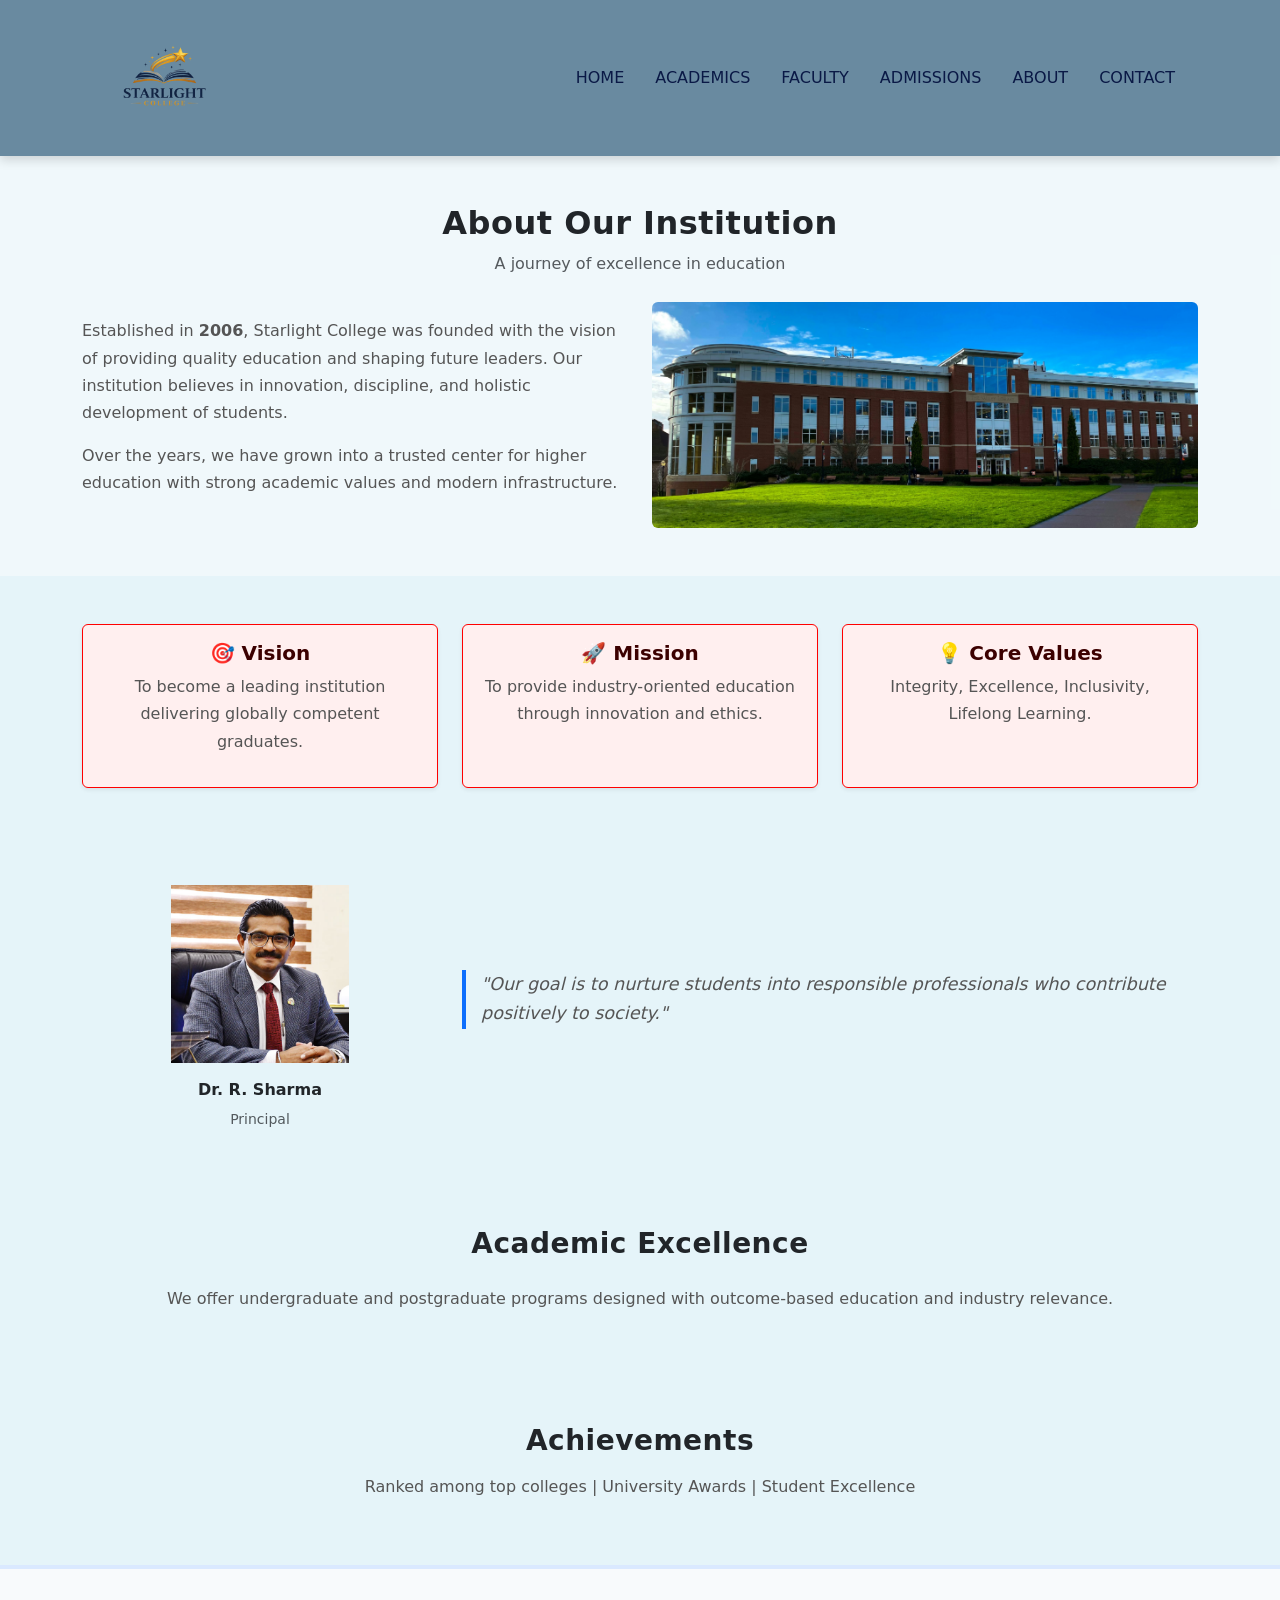
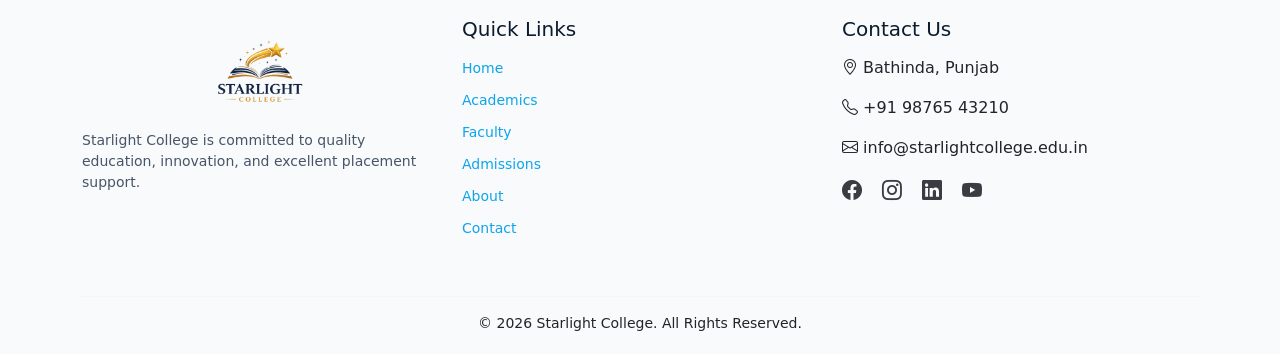
<file: about.html>
<!DOCTYPE html>
<html lang="en">

<head>
    <meta charset="UTF-8">
    <meta name="viewport" content="width=device-width, initial-scale=1.0">
    <!--Bootstrap CSS -->
    <link href="https://cdn.jsdelivr.net/npm/bootstrap@5.1.3/dist/css/bootstrap.min.css" rel="stylesheet"
        integrity="sha384-1BmE4kWBq78iYhFldvKuhfTAU6auU8tT94WrHftjDbrCEXSU1oBoqyl2QvZ6jIW3" crossorigin="anonymous">
    <link href="https://cdn.jsdelivr.net/npm/bootstrap-icons/font/bootstrap-icons.css" rel="stylesheet">
    <link rel="stylesheet" href="css/style.css">
    <title>About</title>
</head>

<body>

    <!--Header section-->
    <div class="header">
        <div class="container">
            <div class="row">
                <div class="col">
                    <nav class="navbar navbar-expand-md navbar-light custom-navbar">
                        <a href="index.html" class="navbar-brand">
                            <img src="images/college_logo.png" alt="College Logo">
                        </a>
                        <button class="navbar-toggler" data-bs-toggle="collapse" data-bs-target="#mynav">
                            <span class="navbar-toggler-icon"></span>
                        </button>
                        <div class="collapse navbar-collapse" id="mynav">
                            <ul class="navbar-nav">
                                <li class="nav-item"><a href="index.html" class="nav-link">HOME</a></li>
                                <li class="nav-item"><a href="academics.html" class="nav-link">ACADEMICS</a></li>
                                <li class="nav-item"><a href="faculty.html" class="nav-link">FACULTY</a></li>
                                <li class="nav-item"><a href="admissions.html" class="nav-link">ADMISSIONS</a></li>
                                <li class="nav-item"><a href="about.html" class="nav-link">ABOUT</a></li>
                                <li class="nav-item"><a href="contact.html" class="nav-link">CONTACT</a></li>
                            </ul>
                        </div>
                    </nav>
                </div>
            </div>
        </div>
    </div>

    <!-- about the institution -->
     <section class="py-5 about">
  <div class="container">
    <div class="text-center mb-4">
      <h2 class="fw-bold">About Our Institution</h2>
      <p class="text-muted">A journey of excellence in education</p>
    </div>

    <div class="row align-items-center">
      <div class="col-md-6">
        <p>
          Established in <strong>2006</strong>, Starlight College was founded with the
          vision of providing quality education and shaping future leaders.
          Our institution believes in innovation, discipline, and holistic
          development of students.
        </p>
        <p>
          Over the years, we have grown into a trusted center for higher
          education with strong academic values and modern infrastructure.
        </p>
      </div>
      <div class="col-md-6 text-center">
        <img src="images/campus.png" class="img-fluid rounded" alt="Campus">
      </div>
    </div>
  </div>
</section>

<!-- vision, mission and values -->
 <section class="py-5 vision">
  <div class="container">
    <div class="row text-center g-4">
      <div class="col-md-4">
        <div class="card h-100 shadow-sm">
          <div class="card-body">
            <h5 class="fw-bold">🎯 Vision</h5>
            <p>To become a leading institution delivering globally competent graduates.</p>
          </div>
        </div>
      </div>

      <div class="col-md-4">
        <div class="card h-100 shadow-sm">
          <div class="card-body">
            <h5 class="fw-bold">🚀 Mission</h5>
            <p>To provide industry-oriented education through innovation and ethics.</p>
          </div>
        </div>
      </div>

      <div class="col-md-4">
        <div class="card h-100 shadow-sm">
          <div class="card-body">
            <h5 class="fw-bold">💡 Core Values</h5>
            <p>Integrity, Excellence, Inclusivity, Lifelong Learning.</p>
          </div>
        </div>
      </div>
    </div>
  </div>
</section>

<!-- leadership & government -->
 <section class="py-5 leadership">
  <div class="container">
    <div class="row align-items-center">
      <div class="col-md-4 text-center">
        <img src="images/principal.png" class="img-fluid mb-3" width="180">
        <h6 class="fw-bold">Dr. R. Sharma</h6>
        <small class="text-muted">Principal</small>
      </div>

      <div class="col-md-8">
        <blockquote class="blockquote">
          <p>
            "Our goal is to nurture students into responsible professionals
            who contribute positively to society."
          </p>
        </blockquote>
      </div>
    </div>
  </div>
</section>

<!-- academic excellence -->
 <section class="py-5 academic-excellence">
  <div class="container">
    <h3 class="fw-bold text-center mb-4">Academic Excellence</h3>
    <p class="text-center">
      We offer undergraduate and postgraduate programs designed with
      outcome-based education and industry relevance.
    </p>
  </div>
</section>

<!-- achievments -->
<section class="py-5 achievments">
  <div class="container text-center">
    <h3 class="fw-bold mb-3">Achievements</h3>
    <p>Ranked among top colleges | University Awards | Student Excellence</p>
  </div>
</section>

    <!--footer section-->
<footer class="footer-dark pt-5">
  <div class="container">
    <div class="row">
      <div class="col-md-4 mb-4">
        <img class="footer-logo" src="images/college_logo.png" alt="college_logo">
        <p class="footer-text">
          Starlight College is committed to quality education, innovation,
          and excellent placement support.
        </p>
      </div>
      <div class="col-md-4 mb-4">
        <h5 class="footer-title">Quick Links</h5>
        <ul class="list-unstyled footer-links">
          <li><a href="index.html">Home</a></li>
          <li><a href="academics.html">Academics</a></li>
          <li><a href="faculty.html">Faculty</a></li>
          <li><a href="admissions.html">Admissions</a></li>
          <li><a href="about.html">About</a></li>
          <li><a href="contact.html">Contact</a></li>
        </ul>
      </div>
      <div class="col-md-4 mb-4">
        <h5 class="footer-title">Contact Us</h5>
        <p><i class="bi bi-geo-alt"></i> Bathinda, Punjab</p>
        <p><i class="bi bi-telephone"></i> +91 98765 43210</p>
        <p><i class="bi bi-envelope"></i> info@starlightcollege.edu.in</p>
        <div class="social-icons mt-3">
          <a href="#"><i class="bi bi-facebook"></i></a>
          <a href="#"><i class="bi bi-instagram"></i></a>
          <a href="#"><i class="bi bi-linkedin"></i></a>
          <a href="#"><i class="bi bi-youtube"></i></a>
        </div>
      </div>
    </div>
    <hr class="footer-line">
    <div class="text-center footer-bottom">
      © 2026 Starlight College. All Rights Reserved.
    </div>
  </div>
</footer>
    <script src="script.js"></script>
    <!--Bootstrap Javascript-->
    <script src="https://cdn.jsdelivr.net/npm/bootstrap@5.1.3/dist/js/bootstrap.bundle.min.js"
        integrity="sha384-ka7Sk0Gln4gmtz2MlQnikT1wXgYsOg+OMhuP+IlRH9sENBO0LRn5q+8nbTov4+1p"
        crossorigin="anonymous"></script>
</body>

</html>
</file>
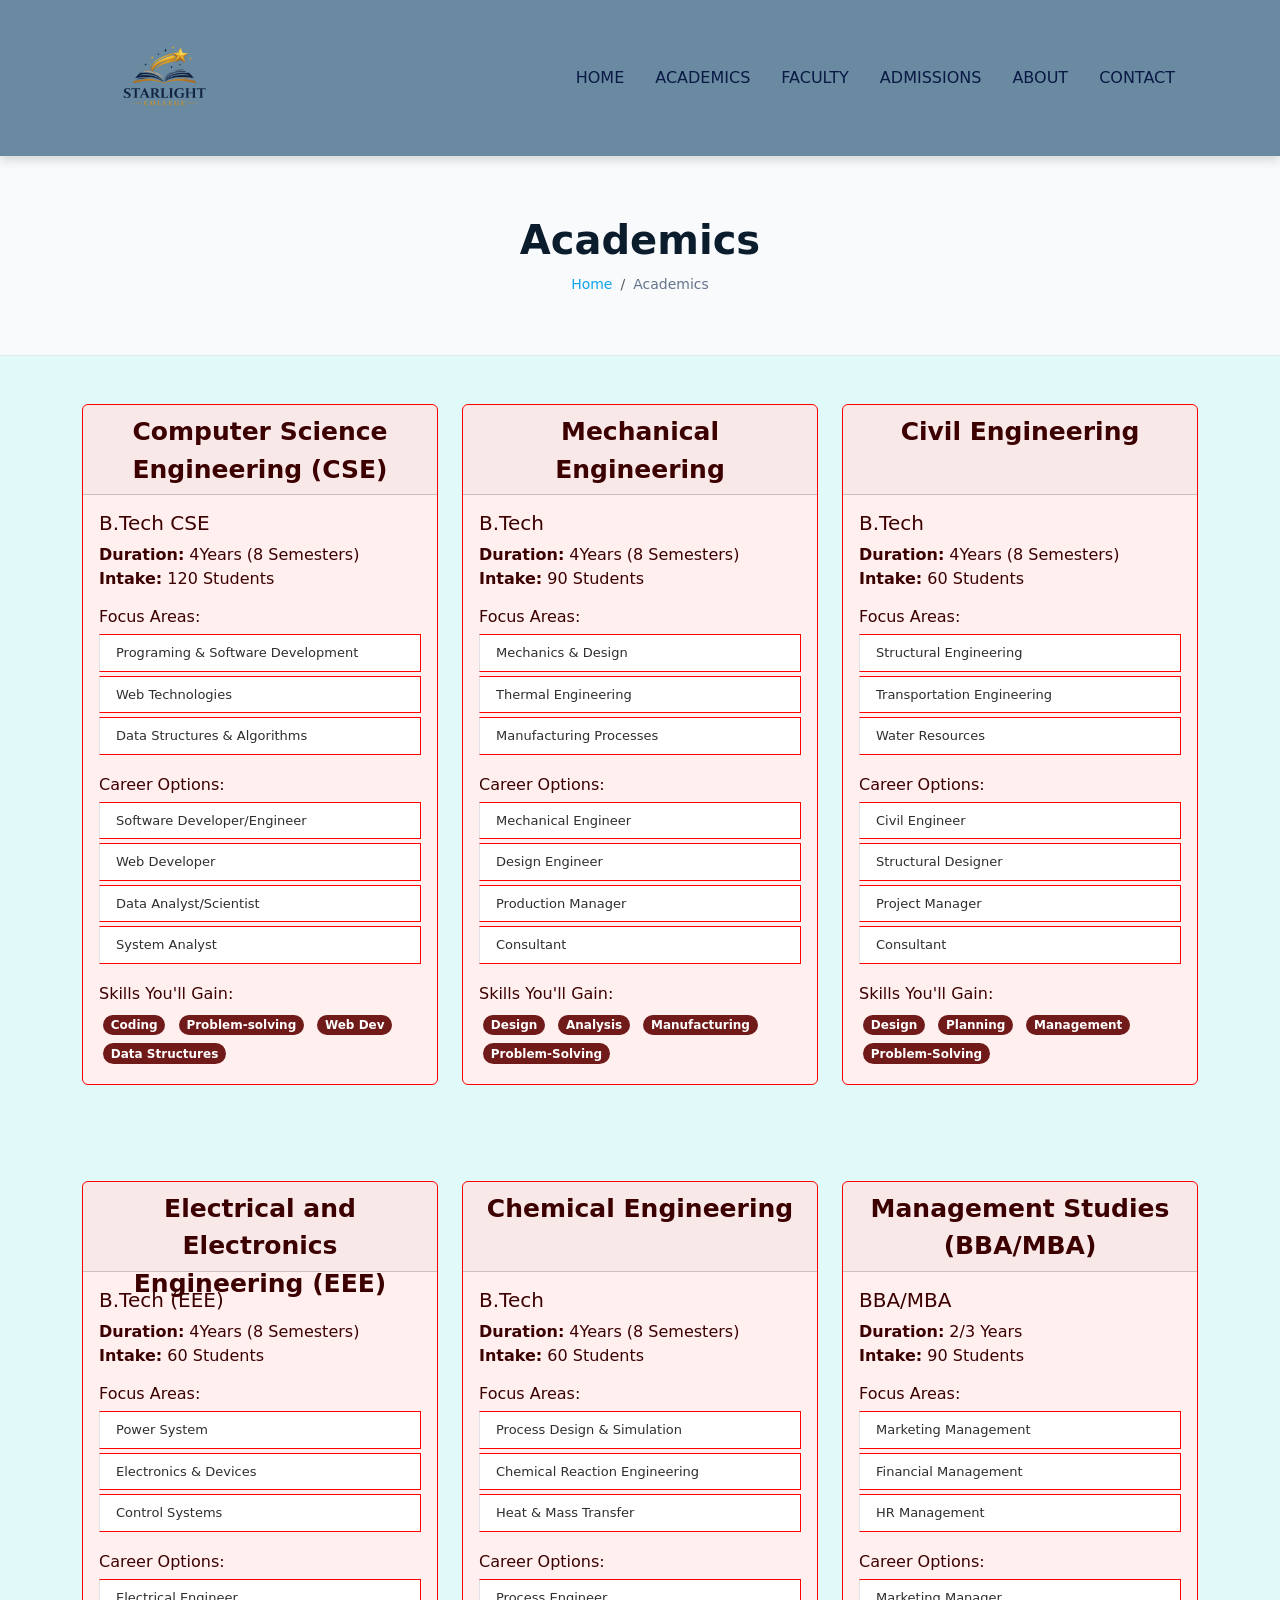
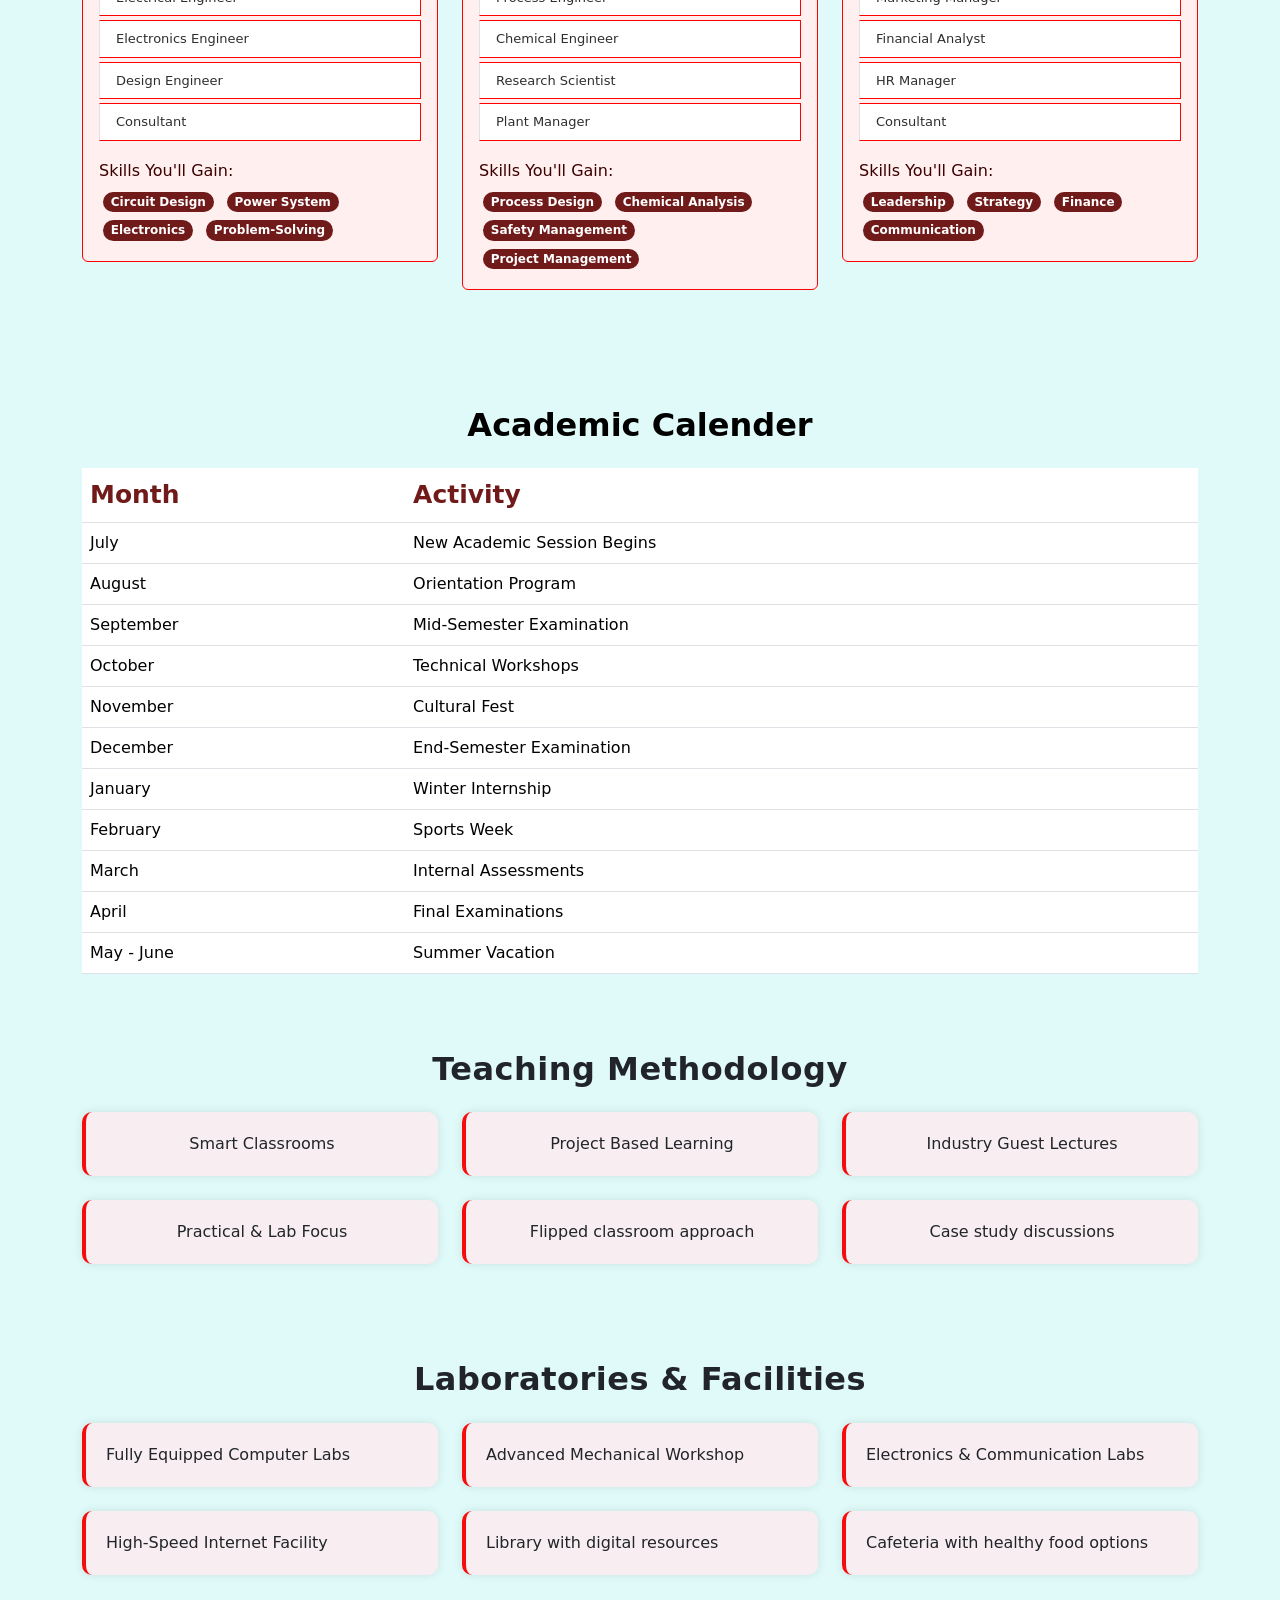
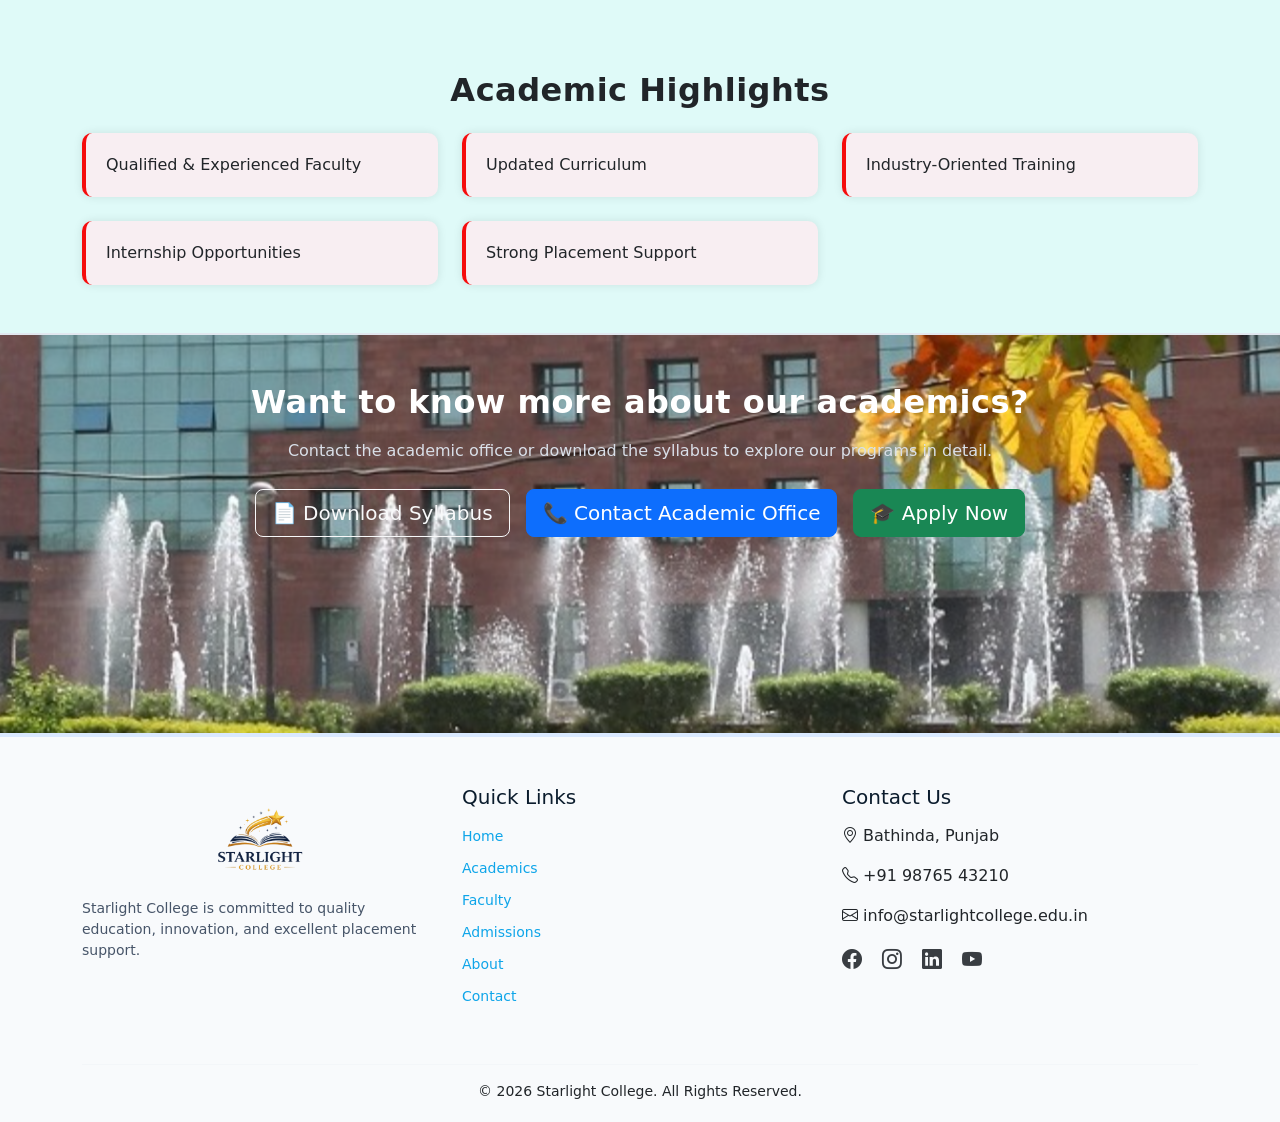
<file: academics.html>
<!DOCTYPE html>
<html lang="en">

<head>
  <meta charset="UTF-8">
  <meta name="viewport" content="width=device-width, initial-scale=1.0">
  <!--Bootstrap CSS -->
  <link href="https://cdn.jsdelivr.net/npm/bootstrap@5.1.3/dist/css/bootstrap.min.css" rel="stylesheet"
    integrity="sha384-1BmE4kWBq78iYhFldvKuhfTAU6auU8tT94WrHftjDbrCEXSU1oBoqyl2QvZ6jIW3" crossorigin="anonymous">
  <link href="https://cdn.jsdelivr.net/npm/bootstrap-icons/font/bootstrap-icons.css" rel="stylesheet">
  <link rel="stylesheet" href="css/style.css">
  <title>Academics</title>
</head>

<body>

  <!--Header section-->
  <div class="header">
    <div class="container">
      <div class="row">
        <div class="col">
          <nav class="navbar navbar-expand-md navbar-light custom-navbar">
            <a href="index.html" class="navbar-brand">
              <img src="images/college_logo.png" alt="College Logo">
            </a>
            <button class="navbar-toggler" data-bs-toggle="collapse" data-bs-target="#mynav">
              <span class="navbar-toggler-icon"></span>
            </button>
            <div class="collapse navbar-collapse" id="mynav">
              <ul class="navbar-nav">
                <li class="nav-item"><a href="index.html" class="nav-link">HOME</a></li>
                <li class="nav-item"><a href="academics.html" class="nav-link">ACADEMICS</a></li>
                <li class="nav-item"><a href="faculty.html" class="nav-link">FACULTY</a></li>
                <li class="nav-item"><a href="admissions.html" class="nav-link">ADMISSIONS</a></li>
                <li class="nav-item"><a href="about.html" class="nav-link">ABOUT</a></li>
                <li class="nav-item"><a href="contact.html" class="nav-link">CONTACT</a></li>
              </ul>
            </div>
          </nav>
        </div>
      </div>
    </div>
  </div>

  <!-- breadcrumb -->
  <section class="page-banner text-center">
    <h1 class="fw-bold">Academics</h1>
    <nav aria-label="breadcrumb">
      <ol class="breadcrumb justify-content-center mb-0">
        <li class="breadcrumb-item">
          <a href="index.html">Home</a>
        </li>
        <li class="breadcrumb-item active" aria-current="page">
          Academics
        </li>
      </ol>
    </nav>
  </section>

  <!-- departments-detailed -->
  <div class="dep-detail">
    <div class="container">
      <div class="row justifiy content-center">
        <div class="col-md-4">
          <div id="cse-card" class="card mb-5 mt-5">
            <div class="card-header">
              Computer Science Engineering (CSE)
            </div>
            <div class="card-body">
              <h5 class="card-tittle">B.Tech CSE</h5>
              <p class="card-text">
                <strong>Duration:</strong> 4Years (8 Semesters)<br>
                <strong>Intake:</strong> 120 Students
              </p>
              <h6 class="mt-3">Focus Areas:</h6>
              <ul class="list-group list-group-flush">
                <li class="list-group-item border-start border-1 mb-1">Programing & Software Development</li>
                <li class="list-group-item border-start  border-1 mb-1">Web Technologies</li>
                <li class="list-group-item border-start  border-1 mb-1">Data Structures & Algorithms</li>
              </ul>
              <h6 class="mt-3">Career Options:</h6>
              <ul class="list-group list-group-flush">
                <li class="list-group-item border-start  border-1 mb-1">Software Developer/Engineer</li>
                <li class="list-group-item border-start  border-1 mb-1">Web Developer</li>
                <li class="list-group-item border-start  border-1 mb-1">Data Analyst/Scientist</li>
                <li class="list-group-item border-start  border-1 mb-1">System Analyst</li>
              </ul>
              <div class="mt-3">
                <h6>Skills You'll Gain:</h6>
                <span class="badge  m-1">Coding</span>
                <span class="badge m-1">Problem-solving</span>
                <span class="badge  m-1">Web Dev</span>
                <span class="badge  m-1">Data Structures</span>
              </div>
            </div>
          </div>
        </div>
        <div class="col-md-4">
          <div id="ME-card" class="card mb-5 mt-5">
            <div class="card-header">
              Mechanical Engineering
            </div>
            <div class="card-body">
              <h5 class="card-tittle">B.Tech</h5>
              <p class="card-text">
                <strong>Duration:</strong> 4Years (8 Semesters)<br>
                <strong>Intake:</strong> 90 Students
              </p>
              <h6 class="mt-3">Focus Areas:</h6>
              <ul class="list-group list-group-flush">
                <li class="list-group-item border-start border-1 mb-1">Mechanics & Design</li>
                <li class="list-group-item border-start  border-1 mb-1">Thermal Engineering</li>
                <li class="list-group-item border-start  border-1 mb-1">Manufacturing Processes</li>
              </ul>
              <h6 class="mt-3">Career Options:</h6>
              <ul class="list-group list-group-flush">
                <li class="list-group-item border-start  border-1 mb-1">Mechanical Engineer</li>
                <li class="list-group-item border-start  border-1 mb-1">Design Engineer</li>
                <li class="list-group-item border-start  border-1 mb-1">Production Manager</li>
                <li class="list-group-item border-start  border-1 mb-1">Consultant</li>
              </ul>
              <div class="mt-3">
                <h6>Skills You'll Gain:</h6>
                <span class="badge  m-1">Design</span>
                <span class="badge m-1">Analysis</span>
                <span class="badge  m-1">Manufacturing</span>
                <span class="badge  m-1">Problem-Solving</span>
              </div>
            </div>
          </div>
        </div>
        <div class="col-md-4">
          <div id="civil-card" class="card mb-5 mt-5">
            <div class="card-header">
              Civil Engineering
            </div>
            <div class="card-body">
              <h5 class="card-tittle">B.Tech</h5>
              <p class="card-text">
                <strong>Duration:</strong> 4Years (8 Semesters)<br>
                <strong>Intake:</strong> 60 Students
              </p>
              <h6 class="mt-3">Focus Areas:</h6>
              <ul class="list-group list-group-flush">
                <li class="list-group-item border-start border-1 mb-1">Structural Engineering</li>
                <li class="list-group-item border-start  border-1 mb-1">Transportation Engineering</li>
                <li class="list-group-item border-start  border-1 mb-1">Water Resources</li>
              </ul>
              <h6 class="mt-3">Career Options:</h6>
              <ul class="list-group list-group-flush">
                <li class="list-group-item border-start  border-1 mb-1">Civil Engineer</li>
                <li class="list-group-item border-start  border-1 mb-1">Structural Designer</li>
                <li class="list-group-item border-start  border-1 mb-1">Project Manager</li>
                <li class="list-group-item border-start  border-1 mb-1">Consultant</li>
              </ul>
              <div class="mt-3">
                <h6>Skills You'll Gain:</h6>
                <span class="badge  m-1">Design</span>
                <span class="badge m-1">Planning</span>
                <span class="badge  m-1">Management</span>
                <span class="badge  m-1">Problem-Solving</span>
              </div>
            </div>
          </div>
        </div>
        <div class="col-md-4">
          <div id="eee-card" class="card mb-5 mt-5">
            <div class="card-header">
              Electrical and Electronics Engineering (EEE)
            </div>
            <div class="card-body">
              <h5 class="card-tittle">B.Tech (EEE)</h5>
              <p class="card-text">
                <strong>Duration:</strong> 4Years (8 Semesters)<br>
                <strong>Intake:</strong> 60 Students
              </p>
              <h6 class="mt-3">Focus Areas:</h6>
              <ul class="list-group list-group-flush">
                <li class="list-group-item border-start border-1 mb-1">Power System</li>
                <li class="list-group-item border-start  border-1 mb-1">Electronics & Devices</li>
                <li class="list-group-item border-start  border-1 mb-1">Control Systems</li>
              </ul>
              <h6 class="mt-3">Career Options:</h6>
              <ul class="list-group list-group-flush">
                <li class="list-group-item border-start  border-1 mb-1">Electrical Engineer</li>
                <li class="list-group-item border-start  border-1 mb-1">Electronics Engineer</li>
                <li class="list-group-item border-start  border-1 mb-1">Design Engineer</li>
                <li class="list-group-item border-start  border-1 mb-1">Consultant</li>
              </ul>
              <div class="mt-3">
                <h6>Skills You'll Gain:</h6>
                <span class="badge  m-1">Circuit Design</span>
                <span class="badge m-1">Power System</span>
                <span class="badge  m-1">Electronics</span>
                <span class="badge  m-1">Problem-Solving</span>
              </div>
            </div>
          </div>
        </div>
        <div class="col-md-4">
          <div id="ce-card" class="card mb-5 mt-5">
            <div class="card-header">
              Chemical Engineering
            </div>
            <div class="card-body">
              <h5 class="card-tittle">B.Tech </h5>
              <p class="card-text">
                <strong>Duration:</strong> 4Years (8 Semesters)<br>
                <strong>Intake:</strong> 60 Students
              </p>
              <h6 class="mt-3">Focus Areas:</h6>
              <ul class="list-group list-group-flush">
                <li class="list-group-item border-start border-1 mb-1">Process Design & Simulation</li>
                <li class="list-group-item border-start  border-1 mb-1">Chemical Reaction Engineering</li>
                <li class="list-group-item border-start  border-1 mb-1">Heat & Mass Transfer</li>
              </ul>
              <h6 class="mt-3">Career Options:</h6>
              <ul class="list-group list-group-flush">
                <li class="list-group-item border-start  border-1 mb-1">Process Engineer</li>
                <li class="list-group-item border-start  border-1 mb-1">Chemical Engineer</li>
                <li class="list-group-item border-start  border-1 mb-1">Research Scientist</li>
                <li class="list-group-item border-start  border-1 mb-1">Plant Manager</li>
              </ul>
              <div class="mt-3">
                <h6>Skills You'll Gain:</h6>
                <span class="badge  m-1">Process Design</span>
                <span class="badge m-1">Chemical Analysis</span>
                <span class="badge  m-1">Safety Management</span>
                <span class="badge  m-1">Project Management</span>
              </div>
            </div>
          </div>
        </div>
        <div class="col-md-4">
          <div id="ms-card" class="card mb-5 mt-5">
            <div class="card-header">
              Management Studies (BBA/MBA)
            </div>
            <div class="card-body">
              <h5 class="card-tittle">BBA/MBA</h5>
              <p class="card-text">
                <strong>Duration:</strong> 2/3 Years<br>
                <strong>Intake:</strong> 90 Students
              </p>
              <h6 class="mt-3">Focus Areas:</h6>
              <ul class="list-group list-group-flush">
                <li class="list-group-item border-start border-1 mb-1">Marketing Management</li>
                <li class="list-group-item border-start  border-1 mb-1">Financial Management</li>
                <li class="list-group-item border-start  border-1 mb-1">HR Management</li>
              </ul>
              <h6 class="mt-3">Career Options:</h6>
              <ul class="list-group list-group-flush">
                <li class="list-group-item border-start  border-1 mb-1">Marketing Manager</li>
                <li class="list-group-item border-start  border-1 mb-1">Financial Analyst</li>
                <li class="list-group-item border-start  border-1 mb-1">HR Manager</li>
                <li class="list-group-item border-start  border-1 mb-1">Consultant</li>
              </ul>
              <div class="mt-3">
                <h6>Skills You'll Gain:</h6>
                <span class="badge  m-1">Leadership</span>
                <span class="badge m-1">Strategy</span>
                <span class="badge  m-1">Finance</span>
                <span class="badge  m-1">Communication</span>
              </div>
            </div>
          </div>
        </div>
      </div>
    </div>
  </div>

  <!--Academic Calender-->
  <div class="academic-calender">
    <div class="container mt-5">
      <div class="table-responsive">
        <div class="heading-table">
          <h2 class="h2 mb-4 text-center">Academic Calender</h2>
        </div>
        <table class="table table-hover">
          <thead>
            <tr>
              <th>Month</th>
              <th>Activity</th>
            </tr>
          </thead>
          <tbody>
            <tr>
              <td>July</td>
              <td>New Academic Session Begins</td>
            </tr>
            <tr>
              <td>August</td>
              <td>Orientation Program</td>
            </tr>
            <tr>
              <td>September</td>
              <td>Mid-Semester Examination</td>
            </tr>
            <tr>
              <td>October</td>
              <td>Technical Workshops</td>
            </tr>
            <tr>
              <td>November</td>
              <td>Cultural Fest</td>
            </tr>
            <tr>
              <td>December</td>
              <td>End-Semester Examination</td>
            </tr>
            <tr>
              <td>January</td>
              <td>Winter Internship</td>
            </tr>
            <tr>
              <td>February</td>
              <td>Sports Week</td>
            </tr>
            <tr>
              <td>March</td>
              <td>Internal Assessments</td>
            </tr>
            <tr>
              <td>April</td>
              <td>Final Examinations</td>
            </tr>
            <tr>
              <td>May - June</td>
              <td>Summer Vacation</td>
            </tr>
          </tbody>
        </table>
      </div>
    </div>
  </div>

  <!-- teaching methododology, Laboratories, academic-highlights */ -->
  <section id="methododology" class="py-5">
  <div class="container">
    <h2 class="text-center mb-4">Teaching Methodology</h2>
    <div class="row g-4">
      <div class="col-md-4">
        <div class="info-card text-center">
           Smart Classrooms
        </div>
      </div>
      <div class="col-md-4">
        <div class="info-card text-center">
          Project Based Learning
        </div>
      </div>
      <div class="col-md-4">
        <div class="info-card text-center">
          Industry Guest Lectures
        </div>
      </div>
      <div class="col-md-4">
        <div class="info-card text-center">
          Practical & Lab Focus
        </div>
      </div>
      <div class="col-md-4">
        <div class="info-card text-center">
          Flipped classroom approach
        </div>
      </div>
      <div class="col-md-4">
        <div class="info-card text-center">
          Case study discussions
        </div>
      </div>
    </div>
  </div>
</section>
<!-- Laboratories & Facilities -->
<section id="Laboratories" class="py-5">
  <div class="container">
    <h2 class="text-center mb-4">Laboratories & Facilities</h2>
    <div class="row g-4">
      <div class="col-md-4">
        <div class="info-card">
          Fully Equipped Computer Labs
        </div>
      </div>
      <div class="col-md-4">
        <div class="info-card">
          Advanced Mechanical Workshop
        </div>
      </div>
      <div class="col-md-4">
        <div class="info-card">
          Electronics & Communication Labs
        </div>
      </div>
      <div class="col-md-4">
        <div class="info-card">
          High-Speed Internet Facility
        </div>
      </div>
      <div class="col-md-4">
        <div class="info-card">
          Library with digital resources
        </div>
      </div>
      <div class="col-md-4">
        <div class="info-card">
          Cafeteria with healthy food options
        </div>
      </div>
    </div>
  </div>
</section>
<!-- Academic Highlights -->
<section id="Highlights" class="py-5">
  <div class="container">
    <h2 class="text-center mb-4">Academic Highlights</h2>
    <div class="row g-4">
      <div class="col-md-4">
        <div class="info-card">
          Qualified & Experienced Faculty
        </div>
      </div>
      <div class="col-md-4">
        <div class="info-card">
          Updated Curriculum
        </div>
      </div>
      <div class="col-md-4">
        <div class="info-card">
          Industry-Oriented Training
        </div>
      </div>
      <div class="col-md-4">
        <div class="info-card">
          Internship Opportunities
        </div>
      </div>
      <div class="col-md-4">
        <div class="info-card">
          Strong Placement Support
        </div>
      </div>
    </div>
  </div>
</section>

<!-- CTA section -->
<section class="cta-section text-center py-5">
  <div class="container">
    <h2 class="mb-3">Want to know more about our academics?</h2>
    <p class="mb-4">
      Contact the academic office or download the syllabus to explore our programs in detail.
    </p>
    <div class="d-flex justify-content-center gap-3">
      <a href="syllabus.pdf" class="btn btn-outline-light btn-lg">
        📄 Download Syllabus
      </a>
      <a href="contact.html" class="btn btn-primary btn-lg">
        📞 Contact Academic Office
      </a>
      <a href="admissions.html" class="btn btn-success btn-lg">
        🎓 Apply Now
      </a>
    </div>
  </div>
</section>

  <!--footer section-->
  <footer class="footer-dark pt-5">
    <div class="container">
      <div class="row">
        <div class="col-md-4 mb-4">
          <img class="footer-logo" src="images/college_logo.png" alt="college_logo">
          <p class="footer-text">
            Starlight College is committed to quality education, innovation,
            and excellent placement support.
          </p>
        </div>
        <div class="col-md-4 mb-4">
          <h5 class="footer-title">Quick Links</h5>
          <ul class="list-unstyled footer-links">
            <li><a href="index.html">Home</a></li>
            <li><a href="academics.html">Academics</a></li>
            <li><a href="faculty.html">Faculty</a></li>
            <li><a href="admissions.html">Admissions</a></li>
            <li><a href="about.html">About</a></li>
            <li><a href="contact.html">Contact</a></li>
          </ul>
        </div>
        <div class="col-md-4 mb-4">
          <h5 class="footer-title">Contact Us</h5>
          <p><i class="bi bi-geo-alt"></i> Bathinda, Punjab</p>
          <p><i class="bi bi-telephone"></i> +91 98765 43210</p>
          <p><i class="bi bi-envelope"></i> info@starlightcollege.edu.in</p>
          <div class="social-icons mt-3">
            <a href="#"><i class="bi bi-facebook"></i></a>
            <a href="#"><i class="bi bi-instagram"></i></a>
            <a href="#"><i class="bi bi-linkedin"></i></a>
            <a href="#"><i class="bi bi-youtube"></i></a>
          </div>
        </div>
      </div>
      <hr class="footer-line">
      <div class="text-center footer-bottom">
        © 2026 Starlight College. All Rights Reserved.
      </div>
    </div>
  </footer>
  <script src="script.js"></script>
  <!--Bootstrap Javascript-->
  <script src="https://cdn.jsdelivr.net/npm/bootstrap@5.1.3/dist/js/bootstrap.bundle.min.js"
    integrity="sha384-ka7Sk0Gln4gmtz2MlQnikT1wXgYsOg+OMhuP+IlRH9sENBO0LRn5q+8nbTov4+1p"
    crossorigin="anonymous"></script>
</body>

</html>
</file>
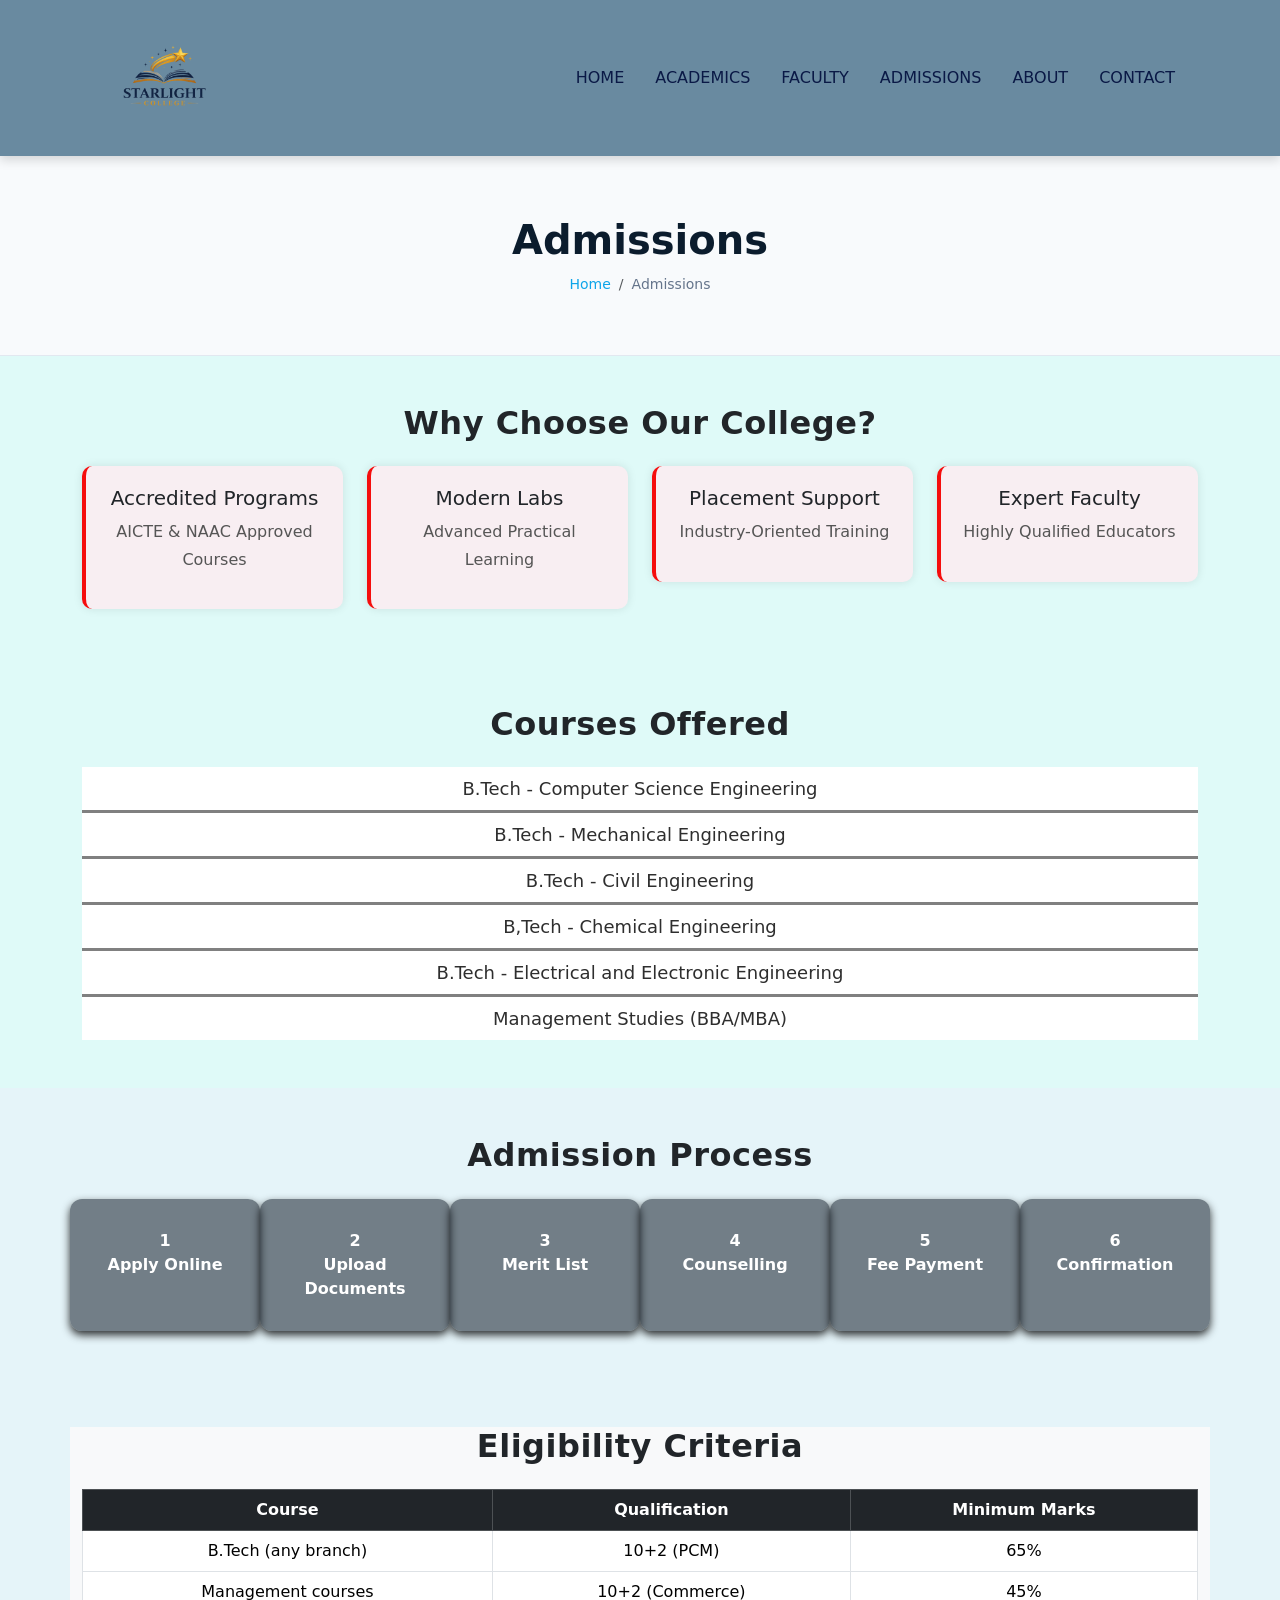
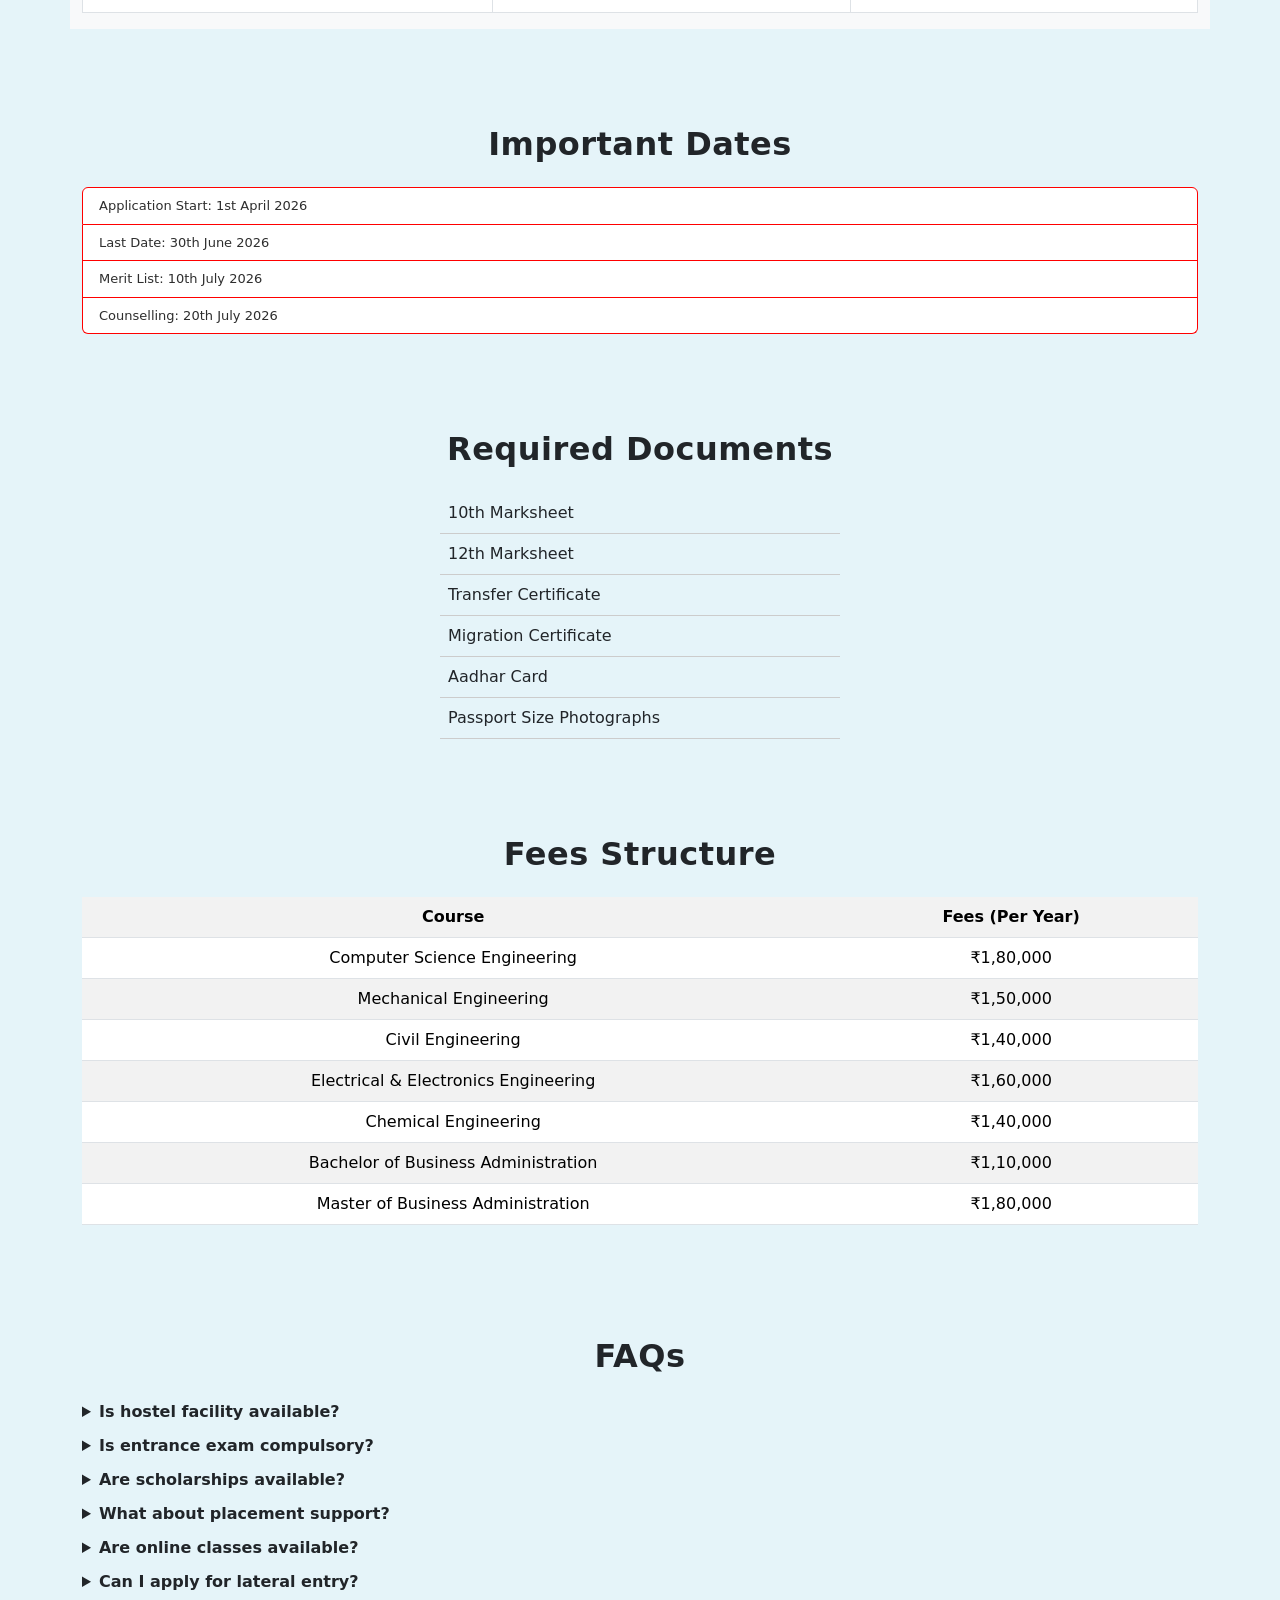
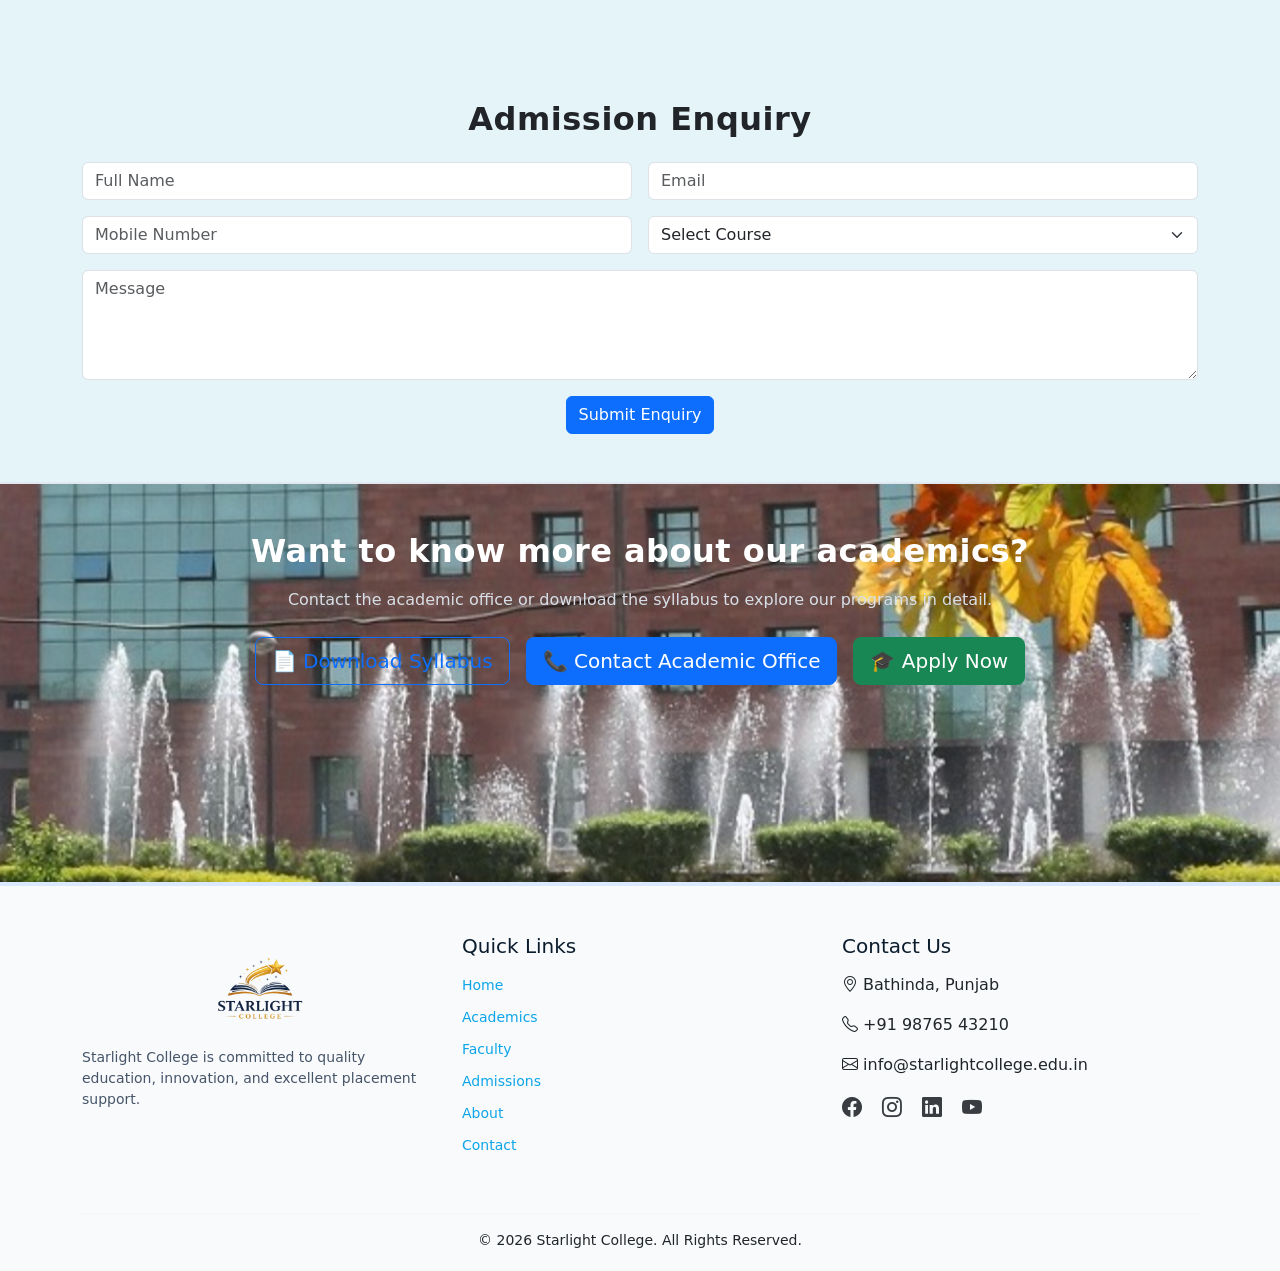
<file: admissions.html>
<!DOCTYPE html>
<html lang="en">

<head>
    <meta charset="UTF-8">
    <meta name="viewport" content="width=device-width, initial-scale=1.0">
    <!--Bootstrap CSS -->
    <link href="https://cdn.jsdelivr.net/npm/bootstrap@5.1.3/dist/css/bootstrap.min.css" rel="stylesheet"
        integrity="sha384-1BmE4kWBq78iYhFldvKuhfTAU6auU8tT94WrHftjDbrCEXSU1oBoqyl2QvZ6jIW3" crossorigin="anonymous">
    <link href="https://cdn.jsdelivr.net/npm/bootstrap-icons/font/bootstrap-icons.css" rel="stylesheet">
    <link rel="stylesheet" href="css/style.css">
    <title>Admissions</title>
</head>

<body>
    <!--Header section-->
    <div class="header">
        <div class="container">
            <div class="row">
                <div class="col">
                    <nav class="navbar navbar-expand-md navbar-light custom-navbar">
                        <a href="index.html" class="navbar-brand">
                            <img src="images/college_logo.png" alt="College Logo">
                        </a>
                        <button class="navbar-toggler" data-bs-toggle="collapse" data-bs-target="#mynav">
                            <span class="navbar-toggler-icon"></span>
                        </button>
                        <div class="collapse navbar-collapse" id="mynav">
                            <ul class="navbar-nav">
                                <li class="nav-item"><a href="index.html" class="nav-link">HOME</a></li>
                                <li class="nav-item"><a href="academics.html" class="nav-link">ACADEMICS</a></li>
                                <li class="nav-item"><a href="faculty.html" class="nav-link">FACULTY</a></li>
                                <li class="nav-item"><a href="admissions.html" class="nav-link">ADMISSIONS</a></li>
                                <li class="nav-item"><a href="about.html" class="nav-link">ABOUT</a></li>
                                <li class="nav-item"><a href="contact.html" class="nav-link">CONTACT</a></li>
                            </ul>
                        </div>
                    </nav>
                </div>
            </div>
        </div>
    </div>

    <!-- breadcrumb -->
  <section class="page-banner text-center">
    <h1 class="fw-bold">Admissions</h1>
    <nav aria-label="breadcrumb">
      <ol class="breadcrumb justify-content-center mb-0">
        <li class="breadcrumb-item">
          <a href="index.html">Home</a>
        </li>
        <li class="breadcrumb-item active" aria-current="page">
          Admissions
        </li>
      </ol>
    </nav>
  </section>

<!-- why choose us-->
<section class="admission-choose py-5">
    <div class="container text-center">
        <h2 class="mb-4">Why Choose Our College?</h2>
        <div class="row g-4">
            <div class="col-md-3">
                <div class="info-card">
                    <h5>Accredited Programs</h5>
                    <p>AICTE & NAAC Approved Courses</p>
                </div>
            </div>
            <div class="col-md-3">
                <div class="info-card">
                    <h5>Modern Labs</h5>
                    <p>Advanced Practical Learning</p>
                </div>
            </div>
            <div class="col-md-3">
                <div class="info-card">
                    <h5>Placement Support</h5>
                    <p>Industry-Oriented Training</p>
                </div>
            </div>
            <div class="col-md-3">
                <div class="info-card">
                    <h5>Expert Faculty</h5>
                    <p>Highly Qualified Educators</p>
                </div>
            </div>
        </div>
    </div>
</section>

<!-- course offerend -->
<section class="course-list py-5">
    <div class="container">
        <h2 class="text-center mb-4">Courses Offered</h2>
        <ul class="list-group list-group-flush text-center">
            <li class="list-group-item">B.Tech - Computer Science Engineering</li>
            <li class="list-group-item">B.Tech - Mechanical Engineering</li>
            <li class="list-group-item">B.Tech - Civil Engineering</li>
            <li class="list-group-item">B,Tech - Chemical Engineering</li>
            <li class="list-group-item">B.Tech - Electrical and Electronic Engineering</li>
            <li class="list-group-item">Management Studies (BBA/MBA) </li>
        </ul>
    </div>
</section>

<!--admission process-->
<section class="process py-5">
    <div class="container">
        <h2 class="text-center mb-4">Admission Process</h2>
        <div class="row g-4">
            <div class="col-md-2 process-step">1<br>Apply Online</div>
            <div class="col-md-2 process-step">2<br>Upload Documents</div>
            <div class="col-md-2 process-step">3<br>Merit List</div>
            <div class="col-md-2 process-step">4<br>Counselling</div>
            <div class="col-md-2 process-step">5<br>Fee Payment</div>
            <div class="col-md-2 process-step">6<br>Confirmation</div>
        </div>
    </div>
</section>

<!-- elegibility -->
<section class="elegibility py-5">
    <div class="container bg-light">
        <h2 class="text-center mb-4">Eligibility Criteria</h2>
        <div class="table-responsive">
            <table class="table table-bordered text-center">
                <thead class="table-dark">
                    <tr>
                        <th>Course</th>
                        <th>Qualification</th>
                        <th>Minimum Marks</th>
                    </tr>
                </thead>
                <tbody>
                    <tr>
                        <td>B.Tech (any branch)</td>
                        <td>10+2 (PCM)</td>
                        <td>65%</td>
                    </tr>
                    <tr>
                        <td>Management courses</td>
                        <td>10+2 (Commerce)</td>
                        <td>45%</td>
                    </tr>
                </tbody>
            </table>
        </div>
    </div>
</section>

<!--important dates-->
<section class="im-dates py-5">
    <div class="container">
        <h2 class="text-center mb-4">Important Dates</h2>
        <ul class="list-group">
            <li class="list-group-item">Application Start: 1st April 2026</li>
            <li class="list-group-item">Last Date: 30th June 2026</li>
            <li class="list-group-item">Merit List: 10th July 2026</li>
            <li class="list-group-item">Counselling: 20th July 2026</li>
        </ul>
    </div>
</section>

<!-- required documents -->
<section class="req-documents py-5">
    <div class="container">
        <h2 class="text-center mb-4">Required Documents</h2>
        <ul class="document-list">
            <li>10th Marksheet</li>
            <li>12th Marksheet</li>
            <li>Transfer Certificate</li>
            <li>Migration Certificate</li>
            <li>Aadhar Card</li>
            <li>Passport Size Photographs</li>
        </ul>
    </div>
</section>

<!--fees structure-->
<section class="structure py-5">
    <div class="container">
        <h2 class="text-center mb-4">Fees Structure</h2>
        <table class="table table-striped text-center">
            <tr>
                <th>Course</th>
                <th>Fees (Per Year)</th>
            </tr>
            <tr>
                <td>Computer Science Engineering</td>
                <td>₹1,80,000</td>
            </tr>
            <tr>
                <td>Mechanical Engineering</td>
                <td>₹1,50,000</td>
            </tr>
            <tr>
                <td>Civil Engineering</td>
                <td>₹1,40,000</td>
            </tr>
            <tr>
                <td>Electrical & Electronics Engineering</td>
                <td>₹1,60,000</td>
            </tr>
            <tr>
                <td>Chemical Engineering</td>
                <td>₹1,40,000</td>
            </tr>
            <tr>
                <td>Bachelor of Business Administration</td>
                <td>₹1,10,000</td>
            </tr>
            <tr>
                <td>Master of Business Administration</td>
                <td>₹1,80,000</td>
            </tr>
        </table>
    </div>
</section>

<!-- FAQ -->
<section class="faq py-5">
    <div class="container">
        <h2 class="text-center mb-4">FAQs</h2>
        <details>
            <summary>Is hostel facility available?</summary>
            <p>Yes, separate hostels are available for boys and girls.</p>
        </details>
        <details>
            <summary>Is entrance exam compulsory?</summary>
            <p>Admission is based on merit and entrance exam as per norms.</p>
        </details>
        <details>
            <summary>Are scholarships available?</summary>
            <p>Yes, government and merit-based scholarships are offered.</p>
        </details>
        <details>
            <summary>What about placement support?</summary>
            <p>We have strong industry connections and placement support for all courses.</p>
        </details>
        <details>
            <summary>Are online classes available?</summary>
            <p>Yes, we offer smart classrooms and e-learning facilities.</p>
        </details>
        <details>
            <summary>Can I apply for lateral entry?</summary>
            <p>Yes, lateral entry is available for eligible candidates.</p>
        </details>
        
    </div>
</section>

<!-- enquiry form -->
<section id="enquiry" class="py-5">
    <div class="container">
        <h2 class="text-center mb-4">Admission Enquiry</h2>

        <form id="admissionForm" class="row g-3">

            <div class="col-md-6">
                <input type="text" id="studentName" class="form-control" placeholder="Full Name">
            </div>

            <div class="col-md-6">
                <input type="email" id="studentEmail" class="form-control" placeholder="Email">
            </div>

            <div class="col-md-6">
                <input type="tel" id="phone" class="form-control" placeholder="Mobile Number">
            </div>

            <div class="col-md-6">
                <select id="course" class="form-select">
                    <option value="">Select Course</option>
                    <option>Computer Science Engineering</option>
                    <option>Mechanical Engineering</option>
                    <option>Electrical and Electronic Engineering</option>
                    <option>Civil Engineering</option>
                    <option>Chemical Engineering</option>
                    <option>Management (BBA/MBA)</option>
                </select>
            </div>

            <div class="col-12">
                <textarea id="message" class="form-control" rows="4" placeholder="Message"></textarea>
            </div>

            <div class="col-12 text-center">
                <button type="submit" class="btn btn-primary">Submit Enquiry</button>
            </div>

        </form>
    </div>
</section>

<!-- CTA section -->
<section class="cta-section text-center py-5">
  <div class="container">
    <h2 class="fw-bold mb-3">Want to know more about our academics?</h2>
    <p class="mb-4">
      Contact the academic office or download the syllabus to explore our programs in detail.
    </p>
    <div class="d-flex justify-content-center gap-3 flex-wrap">
      <a href="syllabus.pdf" class="btn btn-outline-primary btn-lg">
        📄 Download Syllabus
      </a>
      <a href="contact.html" class="btn btn-primary btn-lg">
        📞 Contact Academic Office
      </a>
      <a href="admissions.html" class="btn btn-success btn-lg">
        🎓 Apply Now
      </a>
    </div>
  </div>
</section>

    <!--footer section-->
<footer class="footer-dark pt-5">
  <div class="container">
    <div class="row">
      <div class="col-md-4 mb-4">
        <img class="footer-logo" src="images/college_logo.png" alt="college_logo">
        <p class="footer-text">
          Starlight College is committed to quality education, innovation,
          and excellent placement support.
        </p>
      </div>
      <div class="col-md-4 mb-4">
        <h5 class="footer-title">Quick Links</h5>
        <ul class="list-unstyled footer-links">
          <li><a href="index.html">Home</a></li>
          <li><a href="academics.html">Academics</a></li>
          <li><a href="faculty.html">Faculty</a></li>
          <li><a href="admissions.html">Admissions</a></li>
          <li><a href="about.html">About</a></li>
          <li><a href="contact.html">Contact</a></li>
        </ul>
      </div>
      <div class="col-md-4 mb-4">
        <h5 class="footer-title">Contact Us</h5>
        <p><i class="bi bi-geo-alt"></i> Bathinda, Punjab</p>
        <p><i class="bi bi-telephone"></i> +91 98765 43210</p>
        <p><i class="bi bi-envelope"></i> info@starlightcollege.edu.in</p>
        <div class="social-icons mt-3">
          <a href="#"><i class="bi bi-facebook"></i></a>
          <a href="#"><i class="bi bi-instagram"></i></a>
          <a href="#"><i class="bi bi-linkedin"></i></a>
          <a href="#"><i class="bi bi-youtube"></i></a>
        </div>
      </div>
    </div>
    <hr class="footer-line">
    <div class="text-center footer-bottom">
      © 2026 Starlight College. All Rights Reserved.
    </div>
  </div>
</footer>
    <script src="script.js"></script>
    <!--Bootstrap Javascript-->
    <script src="https://cdn.jsdelivr.net/npm/bootstrap@5.1.3/dist/js/bootstrap.bundle.min.js"
        integrity="sha384-ka7Sk0Gln4gmtz2MlQnikT1wXgYsOg+OMhuP+IlRH9sENBO0LRn5q+8nbTov4+1p"
        crossorigin="anonymous"></script>
</body>

</html>
</file>
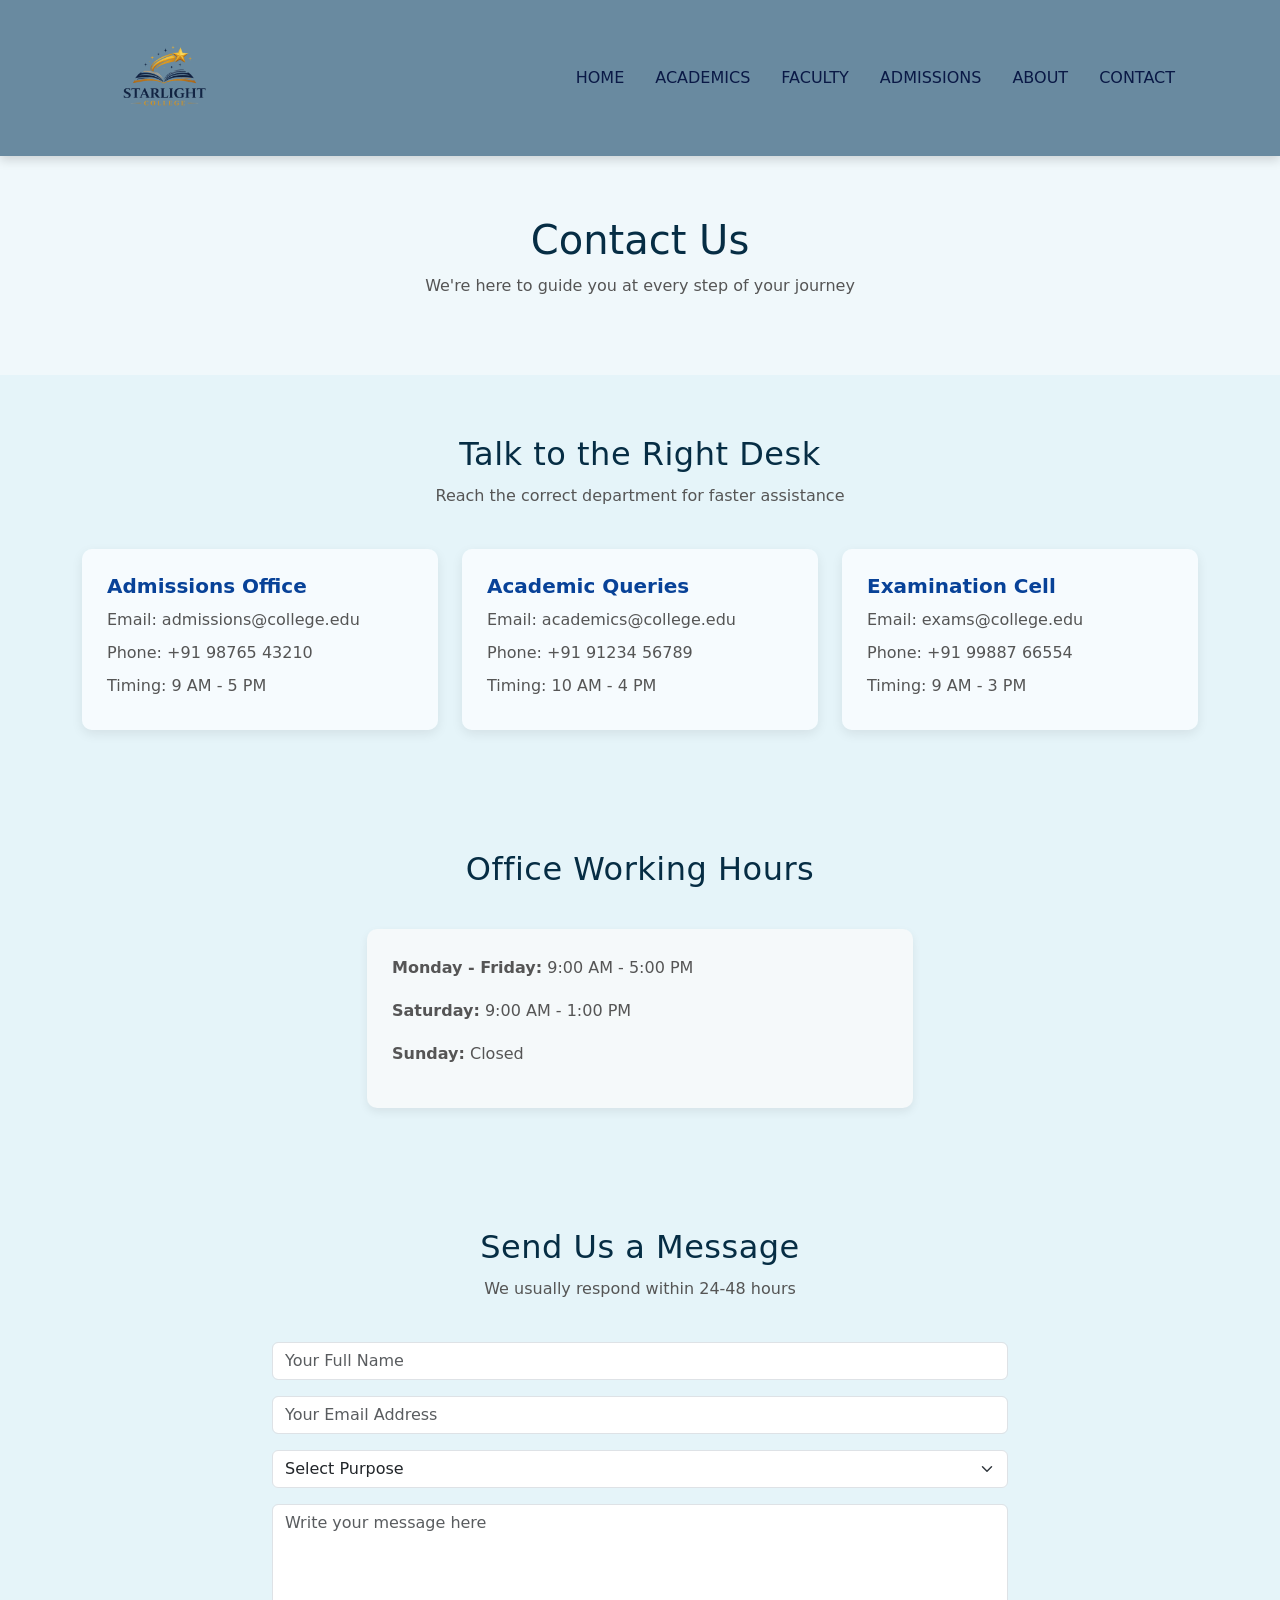
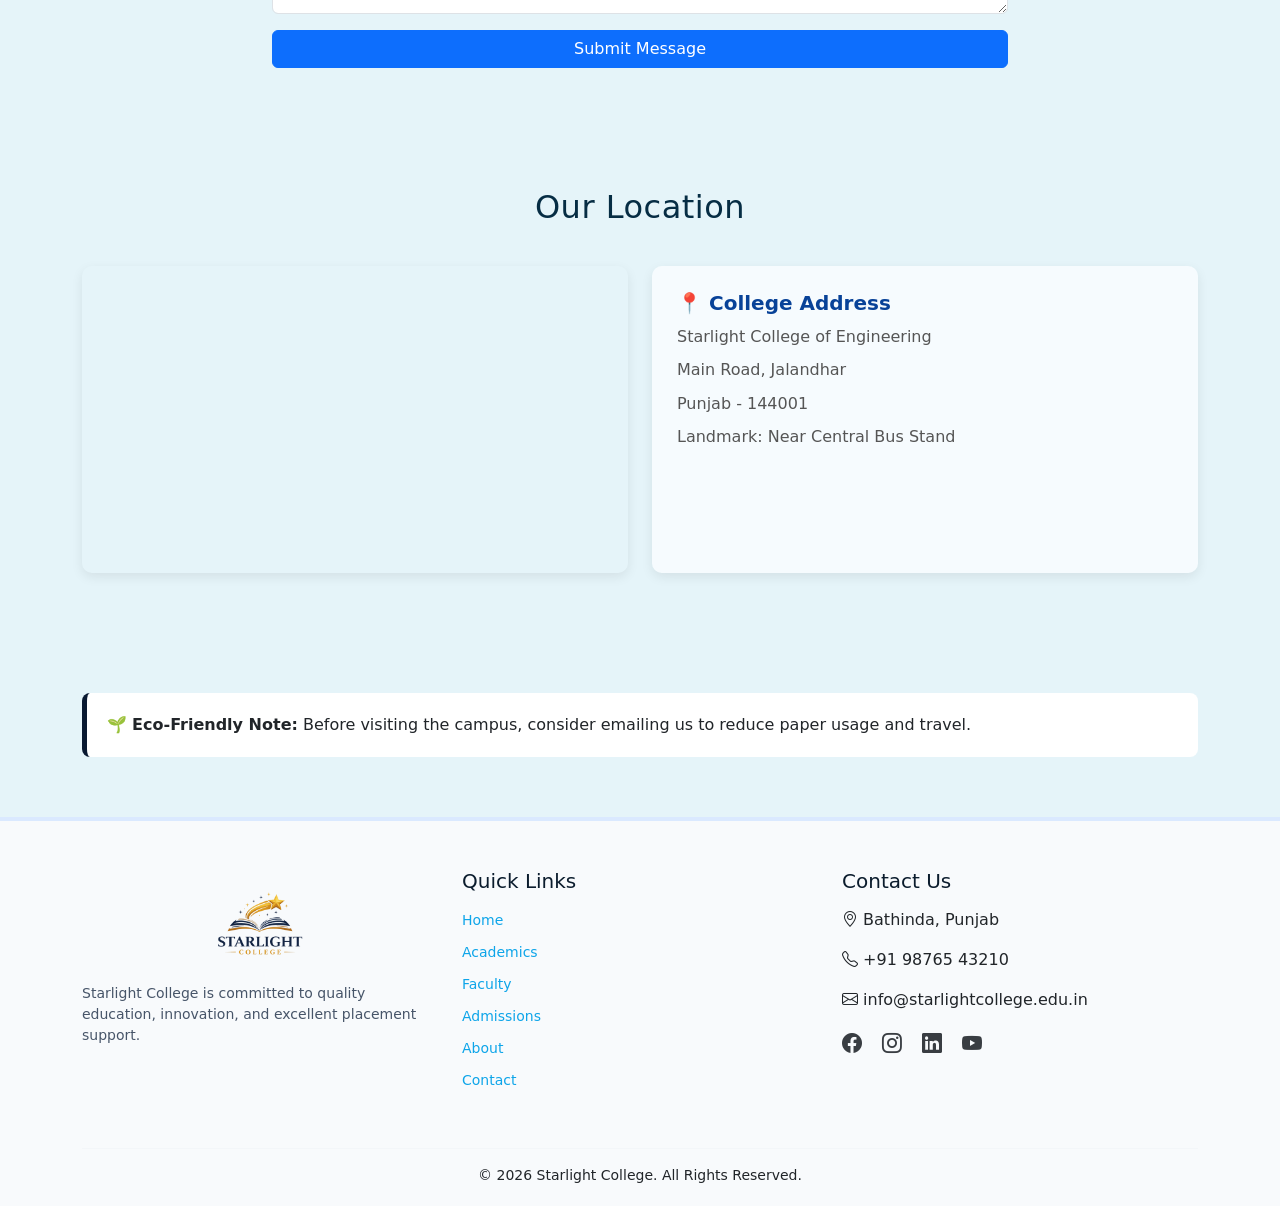
<file: contact.html>
<!DOCTYPE html>
<html lang="en">

<head>
    <meta charset="UTF-8">
    <meta name="viewport" content="width=device-width, initial-scale=1.0">
    <!--Bootstrap CSS -->
    <link href="https://cdn.jsdelivr.net/npm/bootstrap@5.1.3/dist/css/bootstrap.min.css" rel="stylesheet"
        integrity="sha384-1BmE4kWBq78iYhFldvKuhfTAU6auU8tT94WrHftjDbrCEXSU1oBoqyl2QvZ6jIW3" crossorigin="anonymous">
    <link href="https://cdn.jsdelivr.net/npm/bootstrap-icons/font/bootstrap-icons.css" rel="stylesheet">
    <link rel="stylesheet" href="css/style.css">
    <title>Contact</title>
</head>
<body>

    <!--Header section-->
    <div class="header">
        <div class="container">
            <div class="row">
                <div class="col">
                    <nav class="navbar navbar-expand-md navbar-light custom-navbar">
                        <a href="index.html" class="navbar-brand">
                            <img src="images/college_logo.png" alt="College Logo">
                        </a>
                        <button class="navbar-toggler" data-bs-toggle="collapse" data-bs-target="#mynav">
                            <span class="navbar-toggler-icon"></span>
                        </button>
                        <div class="collapse navbar-collapse" id="mynav">
                            <ul class="navbar-nav">
                                <li class="nav-item"><a href="index.html" class="nav-link">HOME</a></li>
                                <li class="nav-item"><a href="academics.html" class="nav-link">ACADEMICS</a></li>
                                <li class="nav-item"><a href="faculty.html" class="nav-link">FACULTY</a></li>
                                <li class="nav-item"><a href="admissions.html" class="nav-link">ADMISSIONS</a></li>
                                <li class="nav-item"><a href="about.html" class="nav-link">ABOUT</a></li>
                                <li class="nav-item"><a href="contact.html" class="nav-link">CONTACT</a></li>
                            </ul>
                        </div>
                    </nav>
                </div>
            </div>
        </div>
    </div>

    <!-- page header -->
<section class="page-header">
  <div class="container">
    <h1>Contact Us</h1>
    <p>We're here to guide you at every step of your journey</p>
  </div>
</section>

<!-- talk to the right desk -->
<section class="section-padding">
  <div class="container">
    <div class="section-title">
      <h2>Talk to the Right Desk</h2>
      <p>Reach the correct department for faster assistance</p>
    </div>

    <div class="row g-4">
      <div class="col-md-4">
        <div class="contact-card">
          <h5>Admissions Office</h5>
          <p>Email: admissions@college.edu</p>
          <p>Phone: +91 98765 43210</p>
          <p>Timing: 9 AM - 5 PM</p>
        </div>
      </div>

      <div class="col-md-4">
        <div class="contact-card">
          <h5>Academic Queries</h5>
          <p>Email: academics@college.edu</p>
          <p>Phone: +91 91234 56789</p>
          <p>Timing: 10 AM - 4 PM</p>
        </div>
      </div>

      <div class="col-md-4">
        <div class="contact-card">
          <h5>Examination Cell</h5>
          <p>Email: exams@college.edu</p>
          <p>Phone: +91 99887 66554</p>
          <p>Timing: 9 AM - 3 PM</p>
        </div>
      </div>
    </div>
  </div>
</section>

<!-- office hours -->
<section class="section-padding">
  <div class="container">
    <div class="section-title">
      <h2>Office Working Hours</h2>
    </div>
    <div class="row justify-content-center">
      <div class="col-md-6">
        <div class="timeline-box">
          <p><span>Monday - Friday:</span> 9:00 AM - 5:00 PM</p>
          <p><span>Saturday:</span> 9:00 AM - 1:00 PM</p>
          <p><span>Sunday:</span> Closed</p>
        </div>
      </div>
    </div>
  </div>
</section>

<!-- contact form -->
<section class="section-padding">
  <div class="container">
    <div class="section-title">
      <h2>Send Us a Message</h2>
      <p>We usually respond within 24-48 hours</p>
    </div>

    <div class="row justify-content-center">
      <div class="col-md-8">
        <form  id="contactForm">
          <div class="mb-3">
            <input type="text" class="form-control" id="name" placeholder="Your Full Name" required>
          </div>

          <div class="mb-3">
            <input type="email" class="form-control" id="email" placeholder="Your Email Address" required>
          </div>

          <div class="mb-3">
            <select class="form-select">
              <option selected>Select Purpose</option>
              <option>Admission Enquiry</option>
              <option>Course Details</option>
              <option>Fee Structure</option>
              <option>Scholarship</option>
              <option>Hostel Facility</option>
              <option>Other</option>
            </select>
          </div>

          <div class="mb-3">
            <textarea class="form-control" rows="4" id="message" placeholder="Write your message here"></textarea>
          </div>

          <button class="btn btn-primary w-100">Submit Message</button>
        </form>
      </div>
    </div>
  </div>
</section>

<!-- location -->
<section class="section-padding ">
  <div class="container">
    <div class="section-title">
      <h2>Our Location</h2>
    </div>

    <div class="row g-4">
      <div class="col-md-6">
        <div class="map-box">
          <iframe 
            src="https://www.google.com/maps?q=college&output=embed"
            width="100%" height="300" style="border:0;" loading="lazy">
          </iframe>
        </div>
      </div>

      <div class="col-md-6">
  <div class="contact-card">
    <h5>📍 College Address</h5>
    <p>Starlight College of Engineering</p>
    <p>Main Road, Jalandhar</p>
    <p>Punjab - 144001</p>
    <p>Landmark: Near Central Bus Stand</p>
  </div>
</div>
</section>

<!-- eco-notes -->
<section class="section-padding">
  <div class="container">
    <div class="note-box">
      🌱 <strong>Eco-Friendly Note:</strong>  
      Before visiting the campus, consider emailing us to reduce paper usage and travel.
    </div>
  </div>
</section>

    <!--footer section-->
<footer class="footer-dark pt-5">
  <div class="container">
    <div class="row">
      <div class="col-md-4 mb-4">
        <img class="footer-logo" src="images/college_logo.png" alt="college_logo">
        <p class="footer-text">
          Starlight College is committed to quality education, innovation,
          and excellent placement support.
        </p>
      </div>
      <div class="col-md-4 mb-4">
        <h5 class="footer-title">Quick Links</h5>
        <ul class="list-unstyled footer-links">
          <li><a href="index.html">Home</a></li>
          <li><a href="academics.html">Academics</a></li>
          <li><a href="faculty.html">Faculty</a></li>
          <li><a href="admissions.html">Admissions</a></li>
          <li><a href="about.html">About</a></li>
          <li><a href="contact.html">Contact</a></li>
        </ul>
      </div>
      <div class="col-md-4 mb-4">
        <h5 class="footer-title">Contact Us</h5>
        <p><i class="bi bi-geo-alt"></i> Bathinda, Punjab</p>
        <p><i class="bi bi-telephone"></i> +91 98765 43210</p>
        <p><i class="bi bi-envelope"></i> info@starlightcollege.edu.in</p>
        <div class="social-icons mt-3">
          <a href="#"><i class="bi bi-facebook"></i></a>
          <a href="#"><i class="bi bi-instagram"></i></a>
          <a href="#"><i class="bi bi-linkedin"></i></a>
          <a href="#"><i class="bi bi-youtube"></i></a>
        </div>
      </div>
    </div>
    <hr class="footer-line">
    <div class="text-center footer-bottom">
      © 2026 Starlight College. All Rights Reserved.
    </div>
  </div>
</footer>
    <script src="script.js"></script>
    <!--Bootstrap Javascript-->
    <script src="https://cdn.jsdelivr.net/npm/bootstrap@5.1.3/dist/js/bootstrap.bundle.min.js"
        integrity="sha384-ka7Sk0Gln4gmtz2MlQnikT1wXgYsOg+OMhuP+IlRH9sENBO0LRn5q+8nbTov4+1p"
        crossorigin="anonymous"></script>
</body>

</html>
</file>
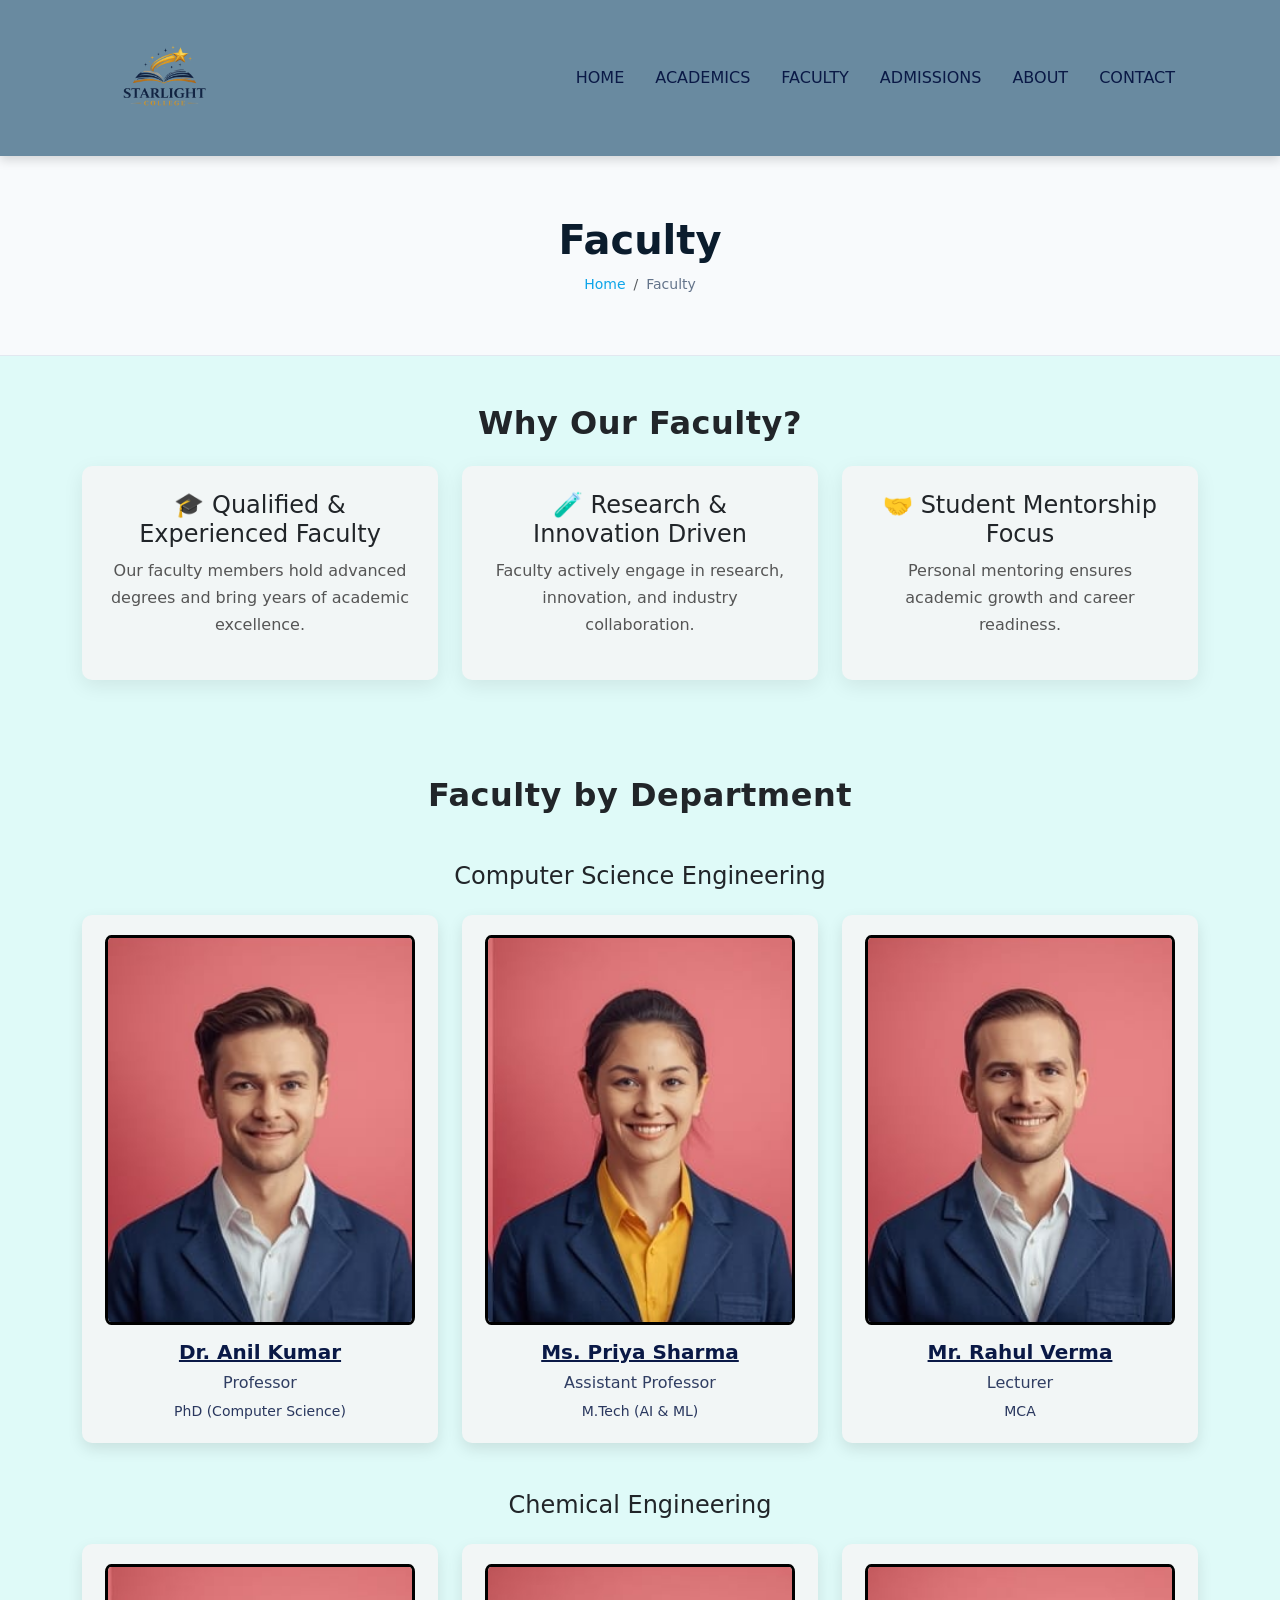
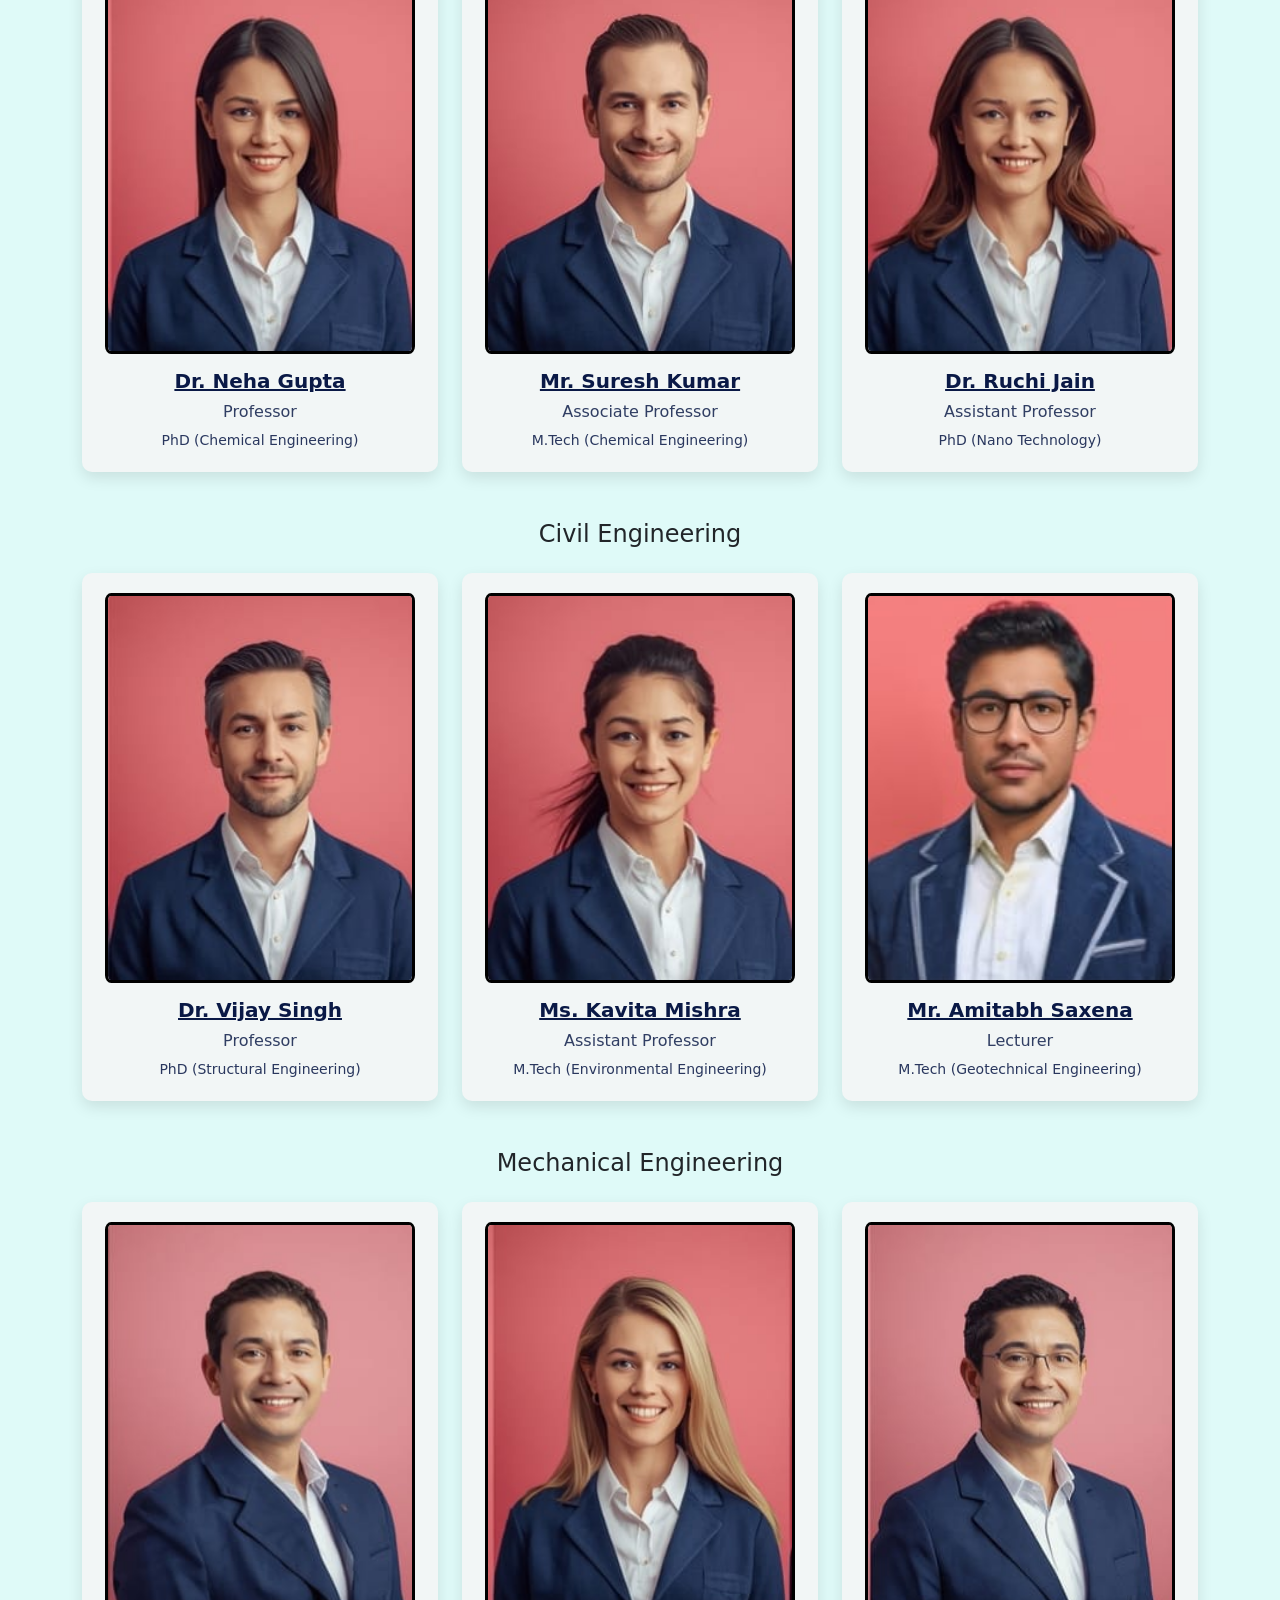
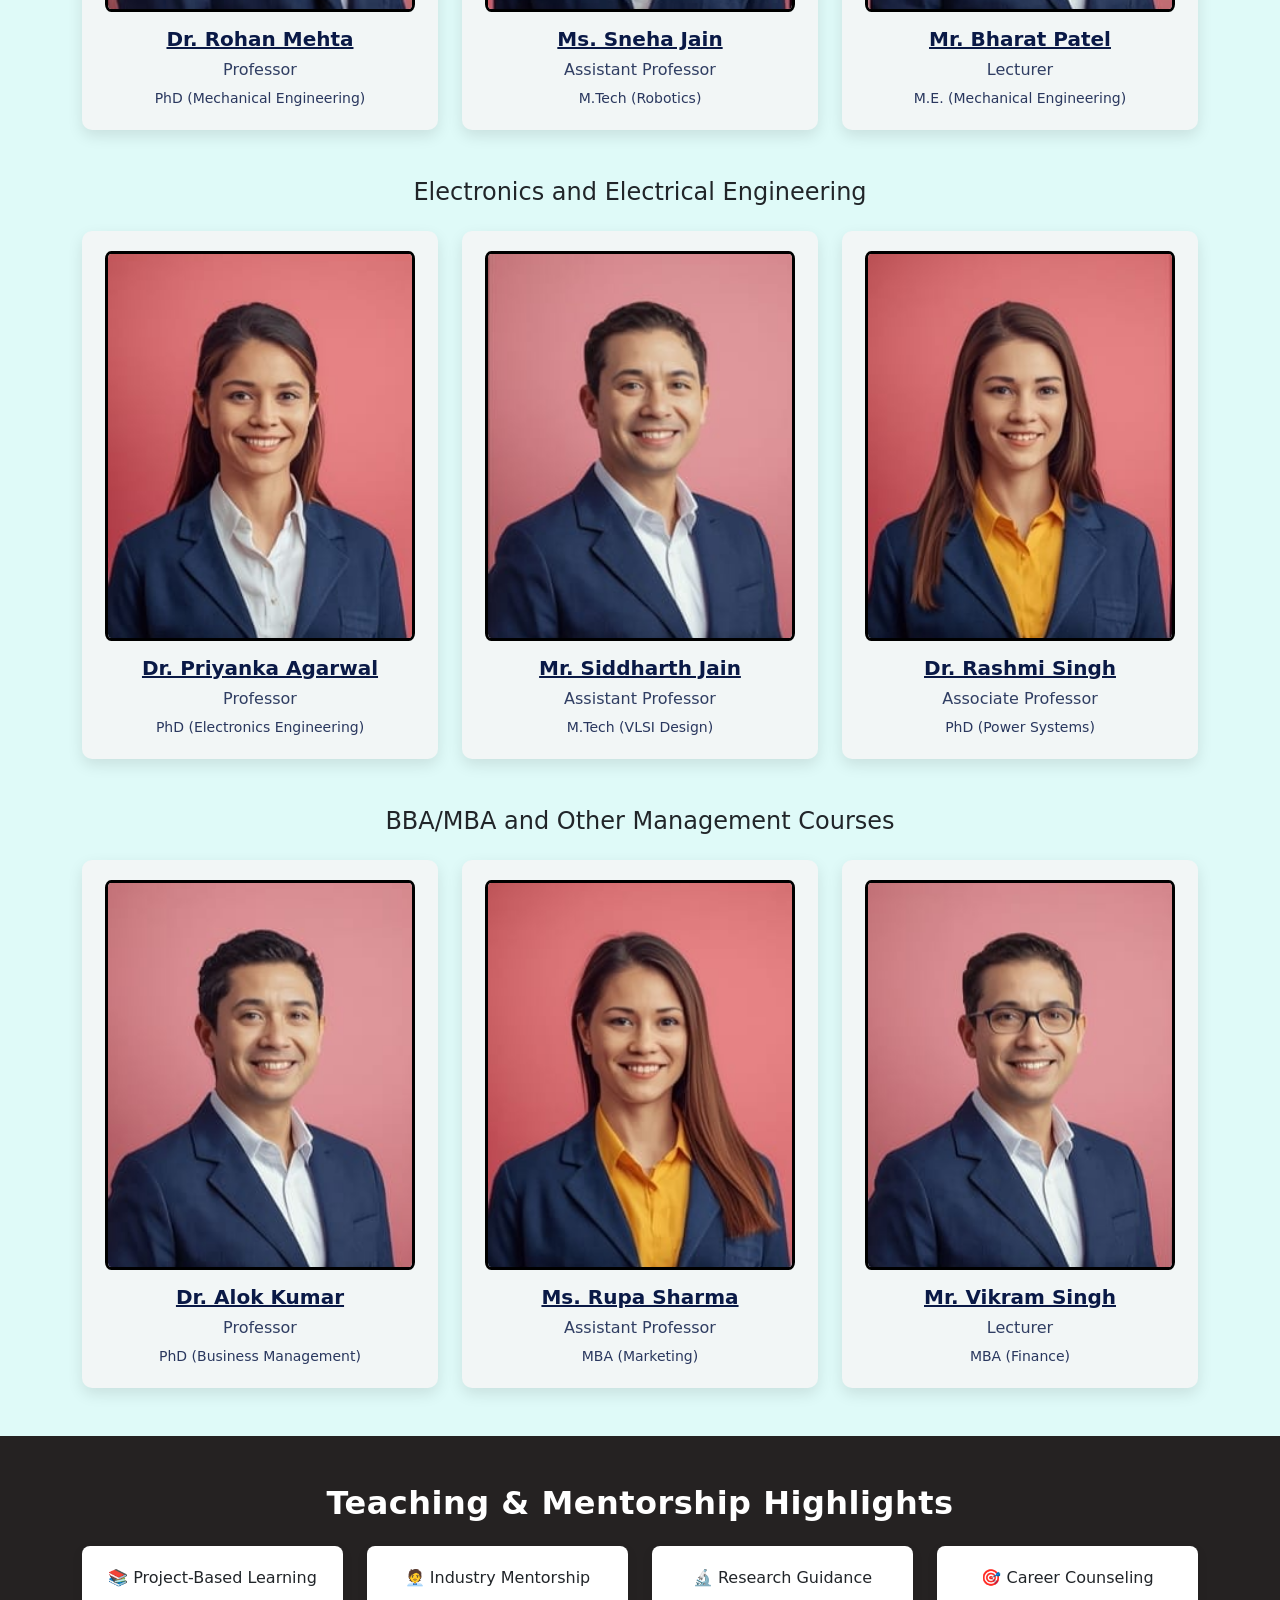
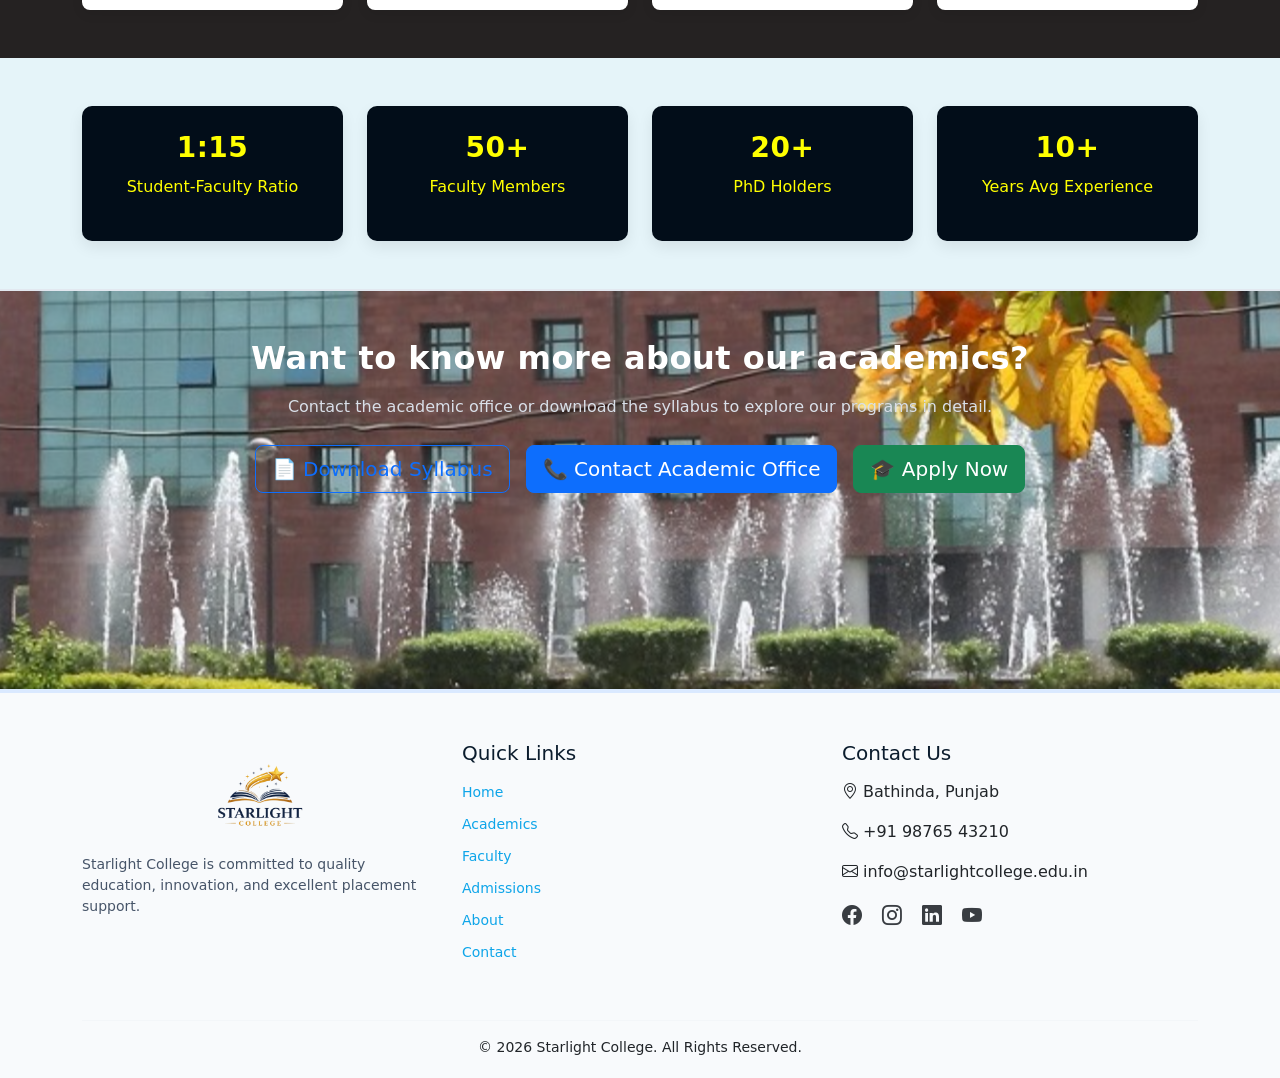
<file: faculty.html>
<!DOCTYPE html>
<html lang="en">

<head>
    <meta charset="UTF-8">
    <meta name="viewport" content="width=device-width, initial-scale=1.0">
    <!--Bootstrap CSS -->
    <link href="https://cdn.jsdelivr.net/npm/bootstrap@5.1.3/dist/css/bootstrap.min.css" rel="stylesheet"
        integrity="sha384-1BmE4kWBq78iYhFldvKuhfTAU6auU8tT94WrHftjDbrCEXSU1oBoqyl2QvZ6jIW3" crossorigin="anonymous">
    <link href="https://cdn.jsdelivr.net/npm/bootstrap-icons/font/bootstrap-icons.css" rel="stylesheet">
    <link rel="stylesheet" href="css/style.css">
    <title>Faculty</title>
</head>

<body>

    <!--Header section-->
    <div class="header">
        <div class="container">
            <div class="row">
                <div class="col">
                    <nav class="navbar navbar-expand-md navbar-light custom-navbar">
                        <a href="index.html" class="navbar-brand">
                            <img src="images/college_logo.png" alt="College Logo">
                        </a>
                        <button class="navbar-toggler" data-bs-toggle="collapse" data-bs-target="#mynav">
                            <span class="navbar-toggler-icon"></span>
                        </button>
                        <div class="collapse navbar-collapse" id="mynav">
                            <ul class="navbar-nav">
                                <li class="nav-item"><a href="index.html" class="nav-link">HOME</a></li>
                                <li class="nav-item"><a href="academics.html" class="nav-link">ACADEMICS</a></li>
                                <li class="nav-item"><a href="faculty.html" class="nav-link">FACULTY</a></li>
                                <li class="nav-item"><a href="admissions.html" class="nav-link">ADMISSIONS</a></li>
                                <li class="nav-item"><a href="about.html" class="nav-link">ABOUT</a></li>
                                <li class="nav-item"><a href="contact.html" class="nav-link">CONTACT</a></li>
                            </ul>
                        </div>
                    </nav>
                </div>
            </div>
        </div>
    </div>

<!-- breadcrumb -->
  <section class="page-banner text-center">
    <h1 class="fw-bold">Faculty</h1>
    <nav aria-label="breadcrumb">
      <ol class="breadcrumb justify-content-center mb-0">
        <li class="breadcrumb-item">
          <a href="index.html">Home</a>
        </li>
        <li class="breadcrumb-item active" aria-current="page">
          Faculty
        </li>
      </ol>
    </nav>
  </section>

  <!-- faculty overview -->
  <section class="faculty-overview py-5">
  <div class="container text-center">
    <h2 class="mb-4">Why Our Faculty?</h2>
    <div class="row g-4">
      <div class="col-md-4">
        <div class="overview-card">
          <h4>🎓 Qualified & Experienced Faculty</h4>
          <p>Our faculty members hold advanced degrees and bring years of academic excellence.</p>
        </div>
      </div>
      <div class="col-md-4">
        <div class="overview-card">
          <h4>🧪 Research & Innovation Driven</h4>
          <p>Faculty actively engage in research, innovation, and industry collaboration.</p>
        </div>
      </div>
      <div class="col-md-4">
        <div class="overview-card">
          <h4>🤝 Student Mentorship Focus</h4>
          <p>Personal mentoring ensures academic growth and career readiness.</p>
        </div>
      </div>
    </div>
  </div>
</section>

<!-- departments-overview -->
<section class="faculty-departments py-5">
  <div class="container">
    <h2 class="text-center fw-bold mb-5">Faculty by Department</h2>
    <!-- Computer Science Engineering -->
    <h4 class="mb-4 text-center">Computer Science Engineering</h4>
    <div class="row g-4">
      <div class="col-md-4">
        <div class="faculty-card">
          <img src="images/faculty_1.png" alt="Faculty">
          <h5>Dr. Anil Kumar</h5>
          <p>Professor</p>
          <span>PhD (Computer Science)</span>
        </div>
      </div>
      <div class="col-md-4">
        <div class="faculty-card">
          <img src="images/faculty_2.png" alt="Faculty">
          <h5>Ms. Priya Sharma</h5>
          <p>Assistant Professor</p>
          <span>M.Tech (AI & ML)</span>
        </div>
      </div>
      <div class="col-md-4">
        <div class="faculty-card">
          <img src="images/faculty_3.png" alt="Faculty">
          <h5>Mr. Rahul Verma</h5>
          <p>Lecturer</p>
          <span>MCA</span>
        </div>
      </div>
    </div>
    <!-- Chemical Engineering -->
    <h4 class="mb-4 mt-5 text-center">Chemical Engineering</h4>
    <div class="row g-4">
      <div class="col-md-4">
        <div class="faculty-card">
          <img src="images/faculty_4.png" alt="Faculty">
          <h5>Dr. Neha Gupta</h5>
          <p>Professor</p>
          <span>PhD (Chemical Engineering)</span>
        </div>
      </div>
      <div class="col-md-4">
        <div class="faculty-card">
          <img src="images/faculty_5.png" alt="Faculty">
          <h5>Mr. Suresh Kumar</h5>
          <p>Associate Professor</p>
          <span>M.Tech (Chemical Engineering)</span>
        </div>
      </div>
      <div class="col-md-4">
        <div class="faculty-card">
          <img src="images/faculty_6.png" alt="Faculty">
          <h5>Dr. Ruchi Jain</h5>
          <p>Assistant Professor</p>
          <span>PhD (Nano Technology)</span>
        </div>
      </div>
    </div>
    <!-- Civil Engineering -->
    <h4 class="mb-4 mt-5 text-center">Civil Engineering</h4>
    <div class="row g-4">
      <div class="col-md-4">
        <div class="faculty-card">
          <img src="images/faculty_7.png" alt="Faculty">
          <h5>Dr. Vijay Singh</h5>
          <p>Professor</p>
          <span>PhD (Structural Engineering)</span>
        </div>
      </div>
      <div class="col-md-4">
        <div class="faculty-card">
          <img src="images/faculty_8.png" alt="Faculty">
          <h5>Ms. Kavita Mishra</h5>
          <p>Assistant Professor</p>
          <span>M.Tech (Environmental Engineering)</span>
        </div>
      </div>
      <div class="col-md-4">
        <div class="faculty-card">
          <img src="images/faculty_9.png" alt="Faculty">
          <h5>Mr. Amitabh Saxena</h5>
          <p>Lecturer</p>
          <span>M.Tech (Geotechnical Engineering)</span>
        </div>
      </div>
    </div>
    <!-- Mechanical Engineering -->
    <h4 class="mb-4 mt-5 text-center">Mechanical Engineering</h4>
    <div class="row g-4">
      <div class="col-md-4">
        <div class="faculty-card">
          <img src="images/faculty_10.png" alt="Faculty">
          <h5>Dr. Rohan Mehta</h5>
          <p>Professor</p>
          <span>PhD (Mechanical Engineering)</span>
        </div>
      </div>
      <div class="col-md-4">
        <div class="faculty-card">
          <img src="images/faculty_11.png" alt="Faculty">
          <h5>Ms. Sneha Jain</h5>
          <p>Assistant Professor</p>
          <span>M.Tech (Robotics)</span>
        </div>
      </div>
      <div class="col-md-4">
        <div class="faculty-card">
          <img src="images/faculty_12.png" alt="Faculty">
          <h5>Mr. Bharat Patel</h5>
          <p>Lecturer</p>
          <span>M.E. (Mechanical Engineering)</span>
        </div>
      </div>
    </div>
    <!-- Electronics and Electrical Engineering -->
    <h4 class="mb-4 mt-5 text-center">Electronics and Electrical Engineering</h4>
    <div class="row g-4">
      <div class="col-md-4">
        <div class="faculty-card">
          <img src="images/faculty_13.png" alt="Faculty">
          <h5>Dr. Priyanka Agarwal</h5>
          <p>Professor</p>
          <span>PhD (Electronics Engineering)</span>
        </div>
      </div>
      <div class="col-md-4">
        <div class="faculty-card">
          <img src="images/faculty_14.png" alt="Faculty">
          <h5>Mr. Siddharth Jain</h5>
          <p>Assistant Professor</p>
          <span>M.Tech (VLSI Design)</span>
        </div>
      </div>
      <div class="col-md-4">
        <div class="faculty-card">
          <img src="images/faculty_15.png" alt="Faculty">
          <h5>Dr. Rashmi Singh</h5>
          <p>Associate Professor</p>
          <span>PhD (Power Systems)</span>
        </div>
      </div>
    </div>
    <!-- BBA/MBA and Other Management Courses -->
    <h4 class="mb-4 mt-5 text-center">BBA/MBA and Other Management Courses</h4>
    <div class="row g-4">
      <div class="col-md-4">
        <div class="faculty-card">
          <img src="images/faculty_16.png" alt="Faculty">
          <h5>Dr. Alok Kumar</h5>
          <p>Professor</p>
          <span>PhD (Business Management)</span>
        </div>
      </div>
      <div class="col-md-4">
        <div class="faculty-card">
          <img src="images/faculty_17.png" alt="Faculty">
          <h5>Ms. Rupa Sharma</h5>
          <p>Assistant Professor</p>
          <span>MBA (Marketing)</span>
        </div>
      </div>
      <div class="col-md-4">
        <div class="faculty-card">
          <img src="images/faculty_18.png" alt="Faculty">
          <h5>Mr. Vikram Singh</h5>
          <p>Lecturer</p>
          <span>MBA (Finance)</span>
        </div>
      </div>
    </div>
  </div>
</section>



<!-- teaching-hightlights -->
<section class="teaching-highlights py-5">
  <div class="container">
    <h2 class="text-center  mb-4 text-white">Teaching & Mentorship Highlights</h2>
    <div class="row g-4">
      <div class="col-md-3">
        <div class="highlight-box">📚 Project-Based Learning</div>
      </div>
      <div class="col-md-3">
        <div class="highlight-box">🧑‍💼 Industry Mentorship</div>
      </div>
      <div class="col-md-3">
        <div class="highlight-box">🔬 Research Guidance</div>
      </div>
      <div class="col-md-3">
        <div class="highlight-box">🎯 Career Counseling</div>
      </div>
    </div>
  </div>
</section>

<!-- student-faculty-ratio -->
 <section class="faculty-stats py-5">
  <div class="container text-center">
    <div class="row g-4">
      <div class="col-md-3">
        <div class="stat-card">
          <h3>1:15</h3>
          <p>Student-Faculty Ratio</p>
        </div>
      </div>
      <div class="col-md-3">
        <div class="stat-card">
          <h3>50+</h3>
          <p>Faculty Members</p>
        </div>
      </div>
      <div class="col-md-3">
        <div class="stat-card">
          <h3>20+</h3>
          <p>PhD Holders</p>
        </div>
      </div>
      <div class="col-md-3">
        <div class="stat-card">
          <h3>10+</h3>
          <p>Years Avg Experience</p>
        </div>
      </div>
    </div>
  </div>
</section>










<!-- CTA section -->
<section class="cta-section text-center py-5">
  <div class="container">
    <h2 class="fw-bold mb-3">Want to know more about our academics?</h2>
    <p class="mb-4">
      Contact the academic office or download the syllabus to explore our programs in detail.
    </p>
    <div class="d-flex justify-content-center gap-3 flex-wrap">
      <a href="syllabus.pdf" class="btn btn-outline-primary btn-lg">
        📄 Download Syllabus
      </a>
      <a href="contact.html" class="btn btn-primary btn-lg">
        📞 Contact Academic Office
      </a>
      <a href="admissions.html" class="btn btn-success btn-lg">
        🎓 Apply Now
      </a>
    </div>
  </div>
</section>

    <!--footer section-->
<footer class="footer-dark pt-5">
  <div class="container">
    <div class="row">
      <div class="col-md-4 mb-4">
        <img class="footer-logo" src="images/college_logo.png" alt="college_logo">
        <p class="footer-text">
          Starlight College is committed to quality education, innovation,
          and excellent placement support.
        </p>
      </div>
      <div class="col-md-4 mb-4">
        <h5 class="footer-title">Quick Links</h5>
        <ul class="list-unstyled footer-links">
          <li><a href="index.html">Home</a></li>
          <li><a href="academics.html">Academics</a></li>
          <li><a href="faculty.html">Faculty</a></li>
          <li><a href="admissions.html">Admissions</a></li>
          <li><a href="about.html">About</a></li>
          <li><a href="contact.html">Contact</a></li>
        </ul>
      </div>
      <div class="col-md-4 mb-4">
        <h5 class="footer-title">Contact Us</h5>
        <p><i class="bi bi-geo-alt"></i> Bathinda, Punjab</p>
        <p><i class="bi bi-telephone"></i> +91 98765 43210</p>
        <p><i class="bi bi-envelope"></i> info@starlightcollege.edu.in</p>
        <div class="social-icons mt-3">
          <a href="#"><i class="bi bi-facebook"></i></a>
          <a href="#"><i class="bi bi-instagram"></i></a>
          <a href="#"><i class="bi bi-linkedin"></i></a>
          <a href="#"><i class="bi bi-youtube"></i></a>
        </div>
      </div>
    </div>
    <hr class="footer-line">
    <div class="text-center footer-bottom">
      © 2026 Starlight College. All Rights Reserved.
    </div>
  </div>
</footer>
    <script src="script.js"></script>
    <!--Bootstrap Javascript-->
    <script src="https://cdn.jsdelivr.net/npm/bootstrap@5.1.3/dist/js/bootstrap.bundle.min.js"
        integrity="sha384-ka7Sk0Gln4gmtz2MlQnikT1wXgYsOg+OMhuP+IlRH9sENBO0LRn5q+8nbTov4+1p"
        crossorigin="anonymous"></script>
</body>

</html>
</file>
<file: css/style.css>
/* header section css */
.header {
  background-color: #c5fffc;
  padding: 10px 0;
  box-shadow: 0 2px 4px rgba(218, 127, 0, 0.1);
}
.header {
  position: sticky;
  top: 0;
  z-index: 1000;
  background-color: #2d5b7bb6;
  box-shadow: 0 4px 10px rgba(0,0,0,0.15);
}
.navbar-brand img {
  height: 110px; 
  width: auto;
}
.navbar-nav {
  margin-left: auto; 
}
.nav-link {
  color: rgba(10, 25, 70, 1) !important;
  font-weight: 500;
  margin-right: 15px;
}
.custom-navbar .nav-link {
  display: inline-block;
  padding: 10px 16px;
}
.custom-navbar .nav-link:hover {
    background-color: rgba(10, 25, 70, 1) !important;
    color: #ffffff !important;
    font-weight: 600 !important;
}
.custom-navbar .navbar-toggler {
  border-color: rgba(10, 25, 70, 1);
}
.custom-navbar .navbar-toggler-icon {
  background-image: url("data:image/svg+xml,%3Csvg xmlns='http://www.w3.org/2000/svg' viewBox='0 0 30 30'%3E%3Cpath stroke='rgba(10,25,70,1)' stroke-width='2' stroke-linecap='round' stroke-miterlimit='10' d='M4 7h22M4 15h22M4 23h22'/%3E%3C/svg%3E");
}

/* hero section css */
#heroCarousel .carousel-item {
  height: 75vh; 
}
#heroCarousel .carousel-item img {
  height: 100%;
  width: 100%;
  object-fit: cover;
}

/* Departments Section */
.departments {
    background-color: #c2dcf6;
}
#heading_dep {
    font-weight: 700;
    position: relative;
}
.line-icon {
    display: block;
    width: 80px;
    height: 3px;
    background-color: #0d6efd;
    margin: 10px auto 0;
}
.dept-card {
    border: none;
    border-radius: 10px;
    transition: all 0.3s ease;
    box-shadow: 0 6px 15px rgba(135, 134, 134, 0.08);
}
.dept-card:hover {
    transform: translateY(-8px);
    box-shadow: 0 12px 25px rgba(0, 0, 0, 0.15);
}
.dept-card img {
    height: 180px;
    object-fit: cover;
}
.dept-card .card-body {
    text-align: center;
    padding: 20px;
}
.dept-card .card-title {
    font-weight: 600;
    margin-bottom: 12px;
}
.dept-card .card-text {
    font-size: 14px;
    color: #555;
    margin-bottom: 15px;
}
.dept-card .btn {
    border-radius: 25px;
    padding: 6px 20px;
    color: rgba(10, 25, 70, 1);
    border: 2px solid rgba(10, 25, 70, 1);
}
.dept-card .btn:hover {
    background-color: rgba(10, 25, 70, 1);
    color: #ffffff;
    border-color: rgba(10, 25, 70, 1);
}

/*why choose us*/
.why-choose-us{
  padding-top: 40px;
  margin-bottom: 40px;
  background-color: rgb(244, 254, 254);
}
.line-icon {
    display: block;
    width: 90px;
    height: 3px;
    background-color: rgba(10, 25, 70, 1);
    margin: 2px auto 0;
}
#choose-heading{
  text-align: center;
  color: rgba(10, 25, 70, 1);
  font-weight: 700;
  margin-bottom: 40px;
}
.why-choose-us .col-sm-4{
  border: 2px solid rgb(162, 65, 65);
}
.why-choose-us .col-sm-4 h5{
  text-align: center;
  color: rgb(75, 74, 74);
  font-family:'Gill Sans', 'Gill Sans MT', Calibri, 'Trebuchet MS', sans-serif
}

/*tesstimonails*/
* {
    margin: 0;
    padding: 0;
    box-sizing: border-box;
}
#testimonials {
    min-height: 60vh;
    background:
        linear-gradient(rgba(0,0,0,0.4), rgba(0,0,0,0.7)),
        url('../images/testimonials.png');
    background-size: cover;
    background-position: center;
    padding: 60px 20px;
}
#testimonials .container {
    display: flex;
    gap: 20px;
}
.testimonial {
    background: rgba(255,255,255,0.1);
    color: white;
    padding: 25px;
    border-radius: 10px;
    font-family: Arial, sans-serif;
}
.testimonial p {
    font-size: 16px;
    color: white;
}
.testimonial h4 {
    margin-top: 15px;
    font-weight: 500;
    color: #ffd700;
}

/*  EVENTS SECTION */
#events {
  background: #f4f8ff;
  padding: 40px;
}

.events-heading {
  text-align: center;
  font-weight: 700;
}

.event-search {
  display: block;
  margin: 20px auto;
  padding: 10px;
  width: 300px;
  border: 1px solid #ccc;
  border-radius: 6px;
}

.events-grid {
  display: grid;
  grid-template-columns: repeat(auto-fit, minmax(250px, 1fr));
  gap: 20px;
  margin-top: 20px;
}

.eventCard {
  background: white;
  padding: 20px;
  border-radius: 12px;
  transition: 0.3s;
  box-shadow: 0 4px 10px rgba(0,0,0,0.1);
}

.eventCard:hover {
  transform: translateY(-8px);
}

.eventCard h3 {
  color: #333;
}

.eventCard .date {
  color: #007bff;
  font-weight: bold;
}

.eventBtn {
  margin-top: 10px;
  padding: 8px 15px;
  border: none;
  background: #007bff;
  color: white;
  border-radius: 5px;
  cursor: pointer;
}

.eventBtn:hover {
  background: #0056b3;
}

/*footer section*/
.footer-dark {
  background-color:  #f8fafc;
  border-top: 4px solid #dae9ff;
}
.footer-title {
  color: #0b1c2d;
  margin-bottom: 15px;
}
.footer-dark .footer-logo{
  width: 170px;
  height: auto;
  display: block;
  margin: 0 auto;
}
.footer-text {
  font-size: 14px;
  color: #475569;
}
.footer-links li {
  margin-bottom: 8px;
}
.footer-links a {
  color: #0ea5e9;
  text-decoration: none;
  font-size: 14px;
}
.footer-links a:hover {
  color: #0284c7;
}
.social-icons a {
  color: #393d42;
  font-size: 20px;
  margin-right: 15px;
}
.social-icons a:hover {
  color: #38bdf8;
}
.footer-line {
  border-color: #e2e8f0;
}
.footer-bottom {
  font-size: 14px;
  padding-bottom: 20px;
}


/*==========academics.html==========*/
/* breadcrumb */
.page-banner {
  background-color: #f8fafc; 
  padding: 60px 20px;
  border-bottom: 1px solid #e2e8f0;
}
.page-banner h1 {
  color: #0b1c2d;
  margin-bottom: 10px;
}
.page-banner .breadcrumb {
  background: transparent;
  font-size: 14px;
}
.page-banner .breadcrumb-item a {
  color: #0ea5e9;
  text-decoration: none;
}
.page-banner .breadcrumb-item.active {
  color: #64748b;
}

/* department-detailed cards */
.dep-detail{
  margin-top: 0px;
  background-color: rgb(223, 250, 248);
}
.card{
  background-color: rgb(255, 239, 239);
  border-color: red;;
}
.card-header{
  font-size: 25px;
  font-weight: 700;
  color: rgb(60, 0, 0);
  height: 90px;
  text-align:center;
}
.card-text{
  font-weight: 400;
}
.card-body{
  color: rgb(60, 0, 0);;
}
.list-group-item{
  border-color: red;
  color: rgb(46, 46, 46);
  font-size: small;
  font-weight: 500;
}
.badge{
  background-color: rgb(112, 26, 26);
  border-radius: 20px;
}
.dep-detail .card {
  transition: transform 0.3s, box-shadow 0.3s;
}
.dep-detail .card:hover {
  transform: translateY(-5px);
  box-shadow: 0 4px 12px rgba(0, 0, 0, 0.2);
}

/*academic table*/
.academic-calender {
  background-color: rgb(223, 250, 248);
  padding: 20px 0;
}
.academic-calender h2{
  color: black;
  font-weight: 800; 
}
.academic-calender .table {
  margin-bottom: 8px;
  color:#333;
}
.academic-calender th {
  font-size: 25px;
  background-color: white;
  color: rgb(112, 26, 26);
}
.academic-calender table tbody tr{
  background-color: rgb(251, 237, 237);
}
.academic-calender .table-hover tbody tr:hover {
  background-color: rgb(112, 26, 26);
  color: white;
   transition: transform 0.2s;
  transform: translateY(-2px);
}
.academic-calender .table-hover tbody tr:hover td {
  color: white;
}

/* teaching methododology, Laboratories, academic-highlights */
#methododology, #Laboratories, #Highlights {
  background-color: rgb(223, 250, 248);
}
.info-card {
  background: #f3ebeb;
  padding: 20px;
  border-radius: 8px;
  border-left: 4px solid #f50d0d;
  font-weight: 500;
  box-shadow: 0 4px 10px rgba(0,0,0,0.08);
  transition: 0.3s;
}
.info-card:hover {
  transform: translateY(-5px);
  box-shadow: 0 8px 20px rgba(0,0,0,0.15);
}

/* CTA section */
.cta-section {
  background-image: url('../images/testimonials.png');
  background-size: cover;
  background-position: center;
  height: 400px; 
  border-top: 2px solid #e2e8f0;
}
.cta-section h2 {
  color: rgb(255, 255, 255);
}
.cta-section p {
  color: #d9dfe8;
  font-size: 16px;
  font-weight: 400;
}


/* =========faculty.html========= */
 /* faculty overview */
.faculty-overview {
  background-color:  rgb(223, 250, 248);
}
.overview-card {
  background: #f2f6f6;
  padding: 25px;
  border-radius: 10px;
  height: 100%;
  box-shadow: 0 6px 20px rgba(0,0,0,0.08);
}
.overview-card:hover{
  transform: translateY(-5px);
  transition: all 0.2 ease;
}

/* department-overview */
.faculty-departments{
  background-color: rgb(223, 250, 248);
}
.faculty-card {
  text-align: center;
  color: rgba(10, 25, 70, 1);
  background: #f2f6f6;
  padding: 20px;
  border-radius: 10px;
  box-shadow: 0 6px 15px rgba(0,0,0,0.1);
}
.faculty-card img {
  width: 310px;
  height: 390px;
  object-fit: cover;
  border-radius: 2%;
  margin-bottom: 15px;
  border: 3px solid black;
}
.faculty-card h5 {
  margin-bottom: 5px;
  font-weight: 600;
  text-decoration: underline;
}
.faculty-card p {
  margin-bottom: 3px;
  color: rgba(10, 25, 70, 0.837);
}
.faculty-card span {
  font-size: 14px;
  color: rgba(10, 25, 70, 0.867);
}

/* teaching hightlights */
.teaching-highlights {
  background-color: #252222;
}
.highlight-box {
  background: #ffffff;
  padding: 20px;
  text-align: center;
  border-radius: 8px;
  font-weight: 500;
  box-shadow: 0 4px 12px rgba(0,0,0,0.08);
}

/* student-faculty-ratio */
.faculty-stats {
  background-color: #e5f4f9;
}
.stat-card {
  padding: 25px;
  border-radius: 10px;
  background: #020d19;
  box-shadow: 0 6px 15px rgba(0,0,0,0.08);
}
.stat-card h3 {
  color: yellow;
  font-weight: 700;
}
.stat-card p{
  color: yellow;
}

/* admission.css */
.admission-choose{
  background-color: rgb(223, 250, 248);
}
.course-list{
  background-color: rgb(223, 250, 248);
}
.course-list .list-group-item{
  border-bottom: 3px solid gray ;
  font-size: 18px;
}
.info-card {
    background: rgb(248, 238, 242);
    padding: 20px;
    border-radius: 10px;
    box-shadow: 0 0 10px rgba(0,0,0,0.1);
    height: content-fit;
}
.process {
  background-color: #e5f4f9;
  padding: 40px 0;
}
.process-step {
  background: #020d1981;
  color: white;
  text-align: center;
  padding: 30px;
  border-radius: 12px;
  font-weight: bold;
  box-shadow: 0 4px 8px rgba(0, 0, 0, 0.816);
  transition: transform 0.2s;
}
.process-step:hover {
  transform: translateY(-5px);
}
.process-step i {
  font-size: 2rem;
  margin-bottom: 15px;
}
.elegibility{
  background-color: #e5f4f9;
}
.im-dates{
  background-color: #e5f4f9;
}
.im-dates .list-groups{
  background-color: #e5f4f9;
}
.req-documents{
  background-color: #e5f4f9;
}
.document-list {
    max-width: 400px;
    margin: auto;
    list-style: none;
    padding: 0;
}
.document-list li {
    padding: 8px;
    border-bottom: 1px solid #ccc;
}
.structure{
  background-color: #e5f4f9;
}
.faq{
  background-color: #e5f4f9;
}
details {
    margin-bottom: 10px;
}
details summary {
    font-weight: bold;
    cursor: pointer;
}
#enquiry{
  background-color: #e5f4f9;
}

/* about.html */
section {
  scroll-margin-top: 80px;
}
section h2,
section h3 {
  letter-spacing: 0.5px;
  font-weight: 700;
}
section p {
  line-height: 1.7;
  color: #555;
}
.about{
  background-color: #e5f4f996;
}
.about-institution img {
  max-height: 320px;
  object-fit: cover;
  border-radius: 10px;
}
.about-institution p {
  font-size: 1.05rem;
}

/* vission,mission and values */
.vision{
  background-color:  #e5f4f9;
}
.vmv-section .card {
  border: none;
  border-radius: 12px;
  transition: all 0.3s ease;
}
.vmv-section .card:hover {
  transform: translateY(-8px);
  box-shadow: 0 12px 25px rgba(0, 0, 0, 0.12);
}
.vmv-section h5 {
  color: #0d6efd;
  font-weight: 600;
}

/* leadership section */
.leadership{
  background-color:  #e5f4f9;
}
.leadership img {
  padding: 1px;
}
.leadership blockquote {
  font-size: 1.1rem;
  font-style: italic;
  border-left: 4px solid #0d6efd;
  padding-left: 15px;
  color: #333;
}

/* academic-excellence */
.academic-excellence{
  background-color:  #e5f4f9;
}
.academics p {
  max-width: 850px;
  margin: auto;
  font-size: 1.05rem;
}

/* achievements and awards */
.achievments{
  background-color: #e5f4f9;
}
.achievements p {
  font-weight: 600;
  font-size: 1.05rem;
}

/* location-section */
.location {
  background-color: #e5f4f9;
  font-size: 0.95rem;
  color: #333;
}

/*=========contact.html========*/
    .page-header {
      background-color: #e5f4f996;
      color: rgb(6, 45, 68);
      padding: 60px 0;
      text-align: center;
    }
    .section-padding {
      background-color: #e5f4f9;
      padding: 60px 0;
    }
  
    .section-title {
      text-align: center;
      margin-bottom: 40px;
    }
    .section-title h2 {
      font-weight: 500;
      color: rgb(6, 45, 68);
    }
    .contact-card {
      background: #fafdffd7;
      padding: 25px;
      border-radius: 10px;
      box-shadow: 0 4px 12px rgba(0,0,0,0.08);
      height: 100%;
    }
    .contact-card h5 {
      font-weight: 600;
      color: #084298;
    }
    .contact-card p {
      margin-bottom: 6px;
      color: #555;
    }
    .timeline-box {
      background: #f5f9fa;
      padding: 25px;
      border-radius: 10px;
      box-shadow: 0 4px 10px rgba(0,0,0,0.07);
    }
    .timeline-box span {
      font-weight: 600;
    }
    .form-control, .form-select {
      border-radius: 6px;
    }
    .map-box {
      border-radius: 10px;
      overflow: hidden;
      box-shadow: 0 4px 12px rgba(0,0,0,0.08);
    }
    .note-box {
      background: white;
      padding: 20px;
      border-left: 5px solid #091931;
      border-radius: 8px;
    }



@media (max-width: 576px) {
  /* Header / Navbar */
  .navbar-brand img {
    height: 70px;
  }
  .nav-link {
    margin-right: 0;
    padding: 8px 12px;
    text-align: center;
  }
  /* Hero Section */
  #heroCarousel .carousel-item {
    height: 45vh;
  }
  /* Departments */
  .dept-card img {
    height: 150px;
  }
  /* Why Choose Us */
  .why-choose-us .col-sm-4 {
    margin-bottom: 20px;
  }
  /* Testimonials */
  #testimonials .container {
    flex-direction: column;
  }
  .testimonial {
    margin-bottom: 15px;
  }
  /* Footer */
  .footer-dark {
    text-align: center;
  }
  .social-icons {
    justify-content: center;
  }
  /* academic.html */
  .dep-detail .card{
    height: fit-content;
  }
  .card-header{
    height: fit-content;
  }
}

@media (min-width: 576px) and (max-width: 767px) {
  /* Hero */
  #heroCarousel .carousel-item {
    height: 55vh;
  }
  /* Testimonials */
  #testimonials .container {
    flex-direction: column;
  }
  /* Footer */
  .footer-dark {
    text-align: center;
  }
}

@media (min-width: 768px) and (max-width: 991px) {
  /* Header */
  .navbar-brand img {
    height: 90px;
  }
  /* Hero */
  #heroCarousel .carousel-item {
    height: 65vh;
  }
  /* Departments */
  .dept-card img {
    height: 160px;
  }
  /* Testimonials */
  #testimonials .container {
    flex-wrap: wrap;
  }
  .testimonial {
    flex: 1 1 48%;
  }
  /* Footer */
  .footer-dark {
    text-align: left;
  }
  /*academic.html*/
  .dep-detail .card{
    height: 870px;
  }
  .card-header{
    height: 155px;
  }
}

@media (min-width: 992px) and (max-width: 1199px) {
  /* Hero */
  #heroCarousel .carousel-item {
    height: 70vh;
  }
  /* Testimonials */
  .testimonial {
    padding: 20px;
  }
/*academic.html*/
  .dep-detail .card{
    height: fit-content;
  }
  .card-header{
    height: fit-content;
  }
  /*academic.html*/
  .dep-detail .card{
    height: 700px;
  }
  .card-header{
    height: 120px;
  }
}

@media (min-width: 1200px) {
  .container {
    max-width: 1140px;
  }
  #heroCarousel .carousel-item {
    height: 75vh;
  }
}






#events {
  background: #f4f8ff;
}

.eventCard {
  background: white;
  padding: 20px;
  border-radius: 12px;
  transition: 0.3s;
  box-shadow: 0 4px 10px rgba(0,0,0,0.1);
}

.eventCard:hover {
  transform: translateY(-8px);
}

.eventCard h3 {
  color: #333;
}

.eventCard .date {
  color: #007bff;
  font-weight: bold;
}

.eventBtn {
  margin-top: 10px;
  padding: 8px 15px;
  border: none;
  background: #007bff;
  color: white;
  border-radius: 5px;
  cursor: pointer;
}

.eventBtn:hover {
  background: #0056b3;
}
</file>
